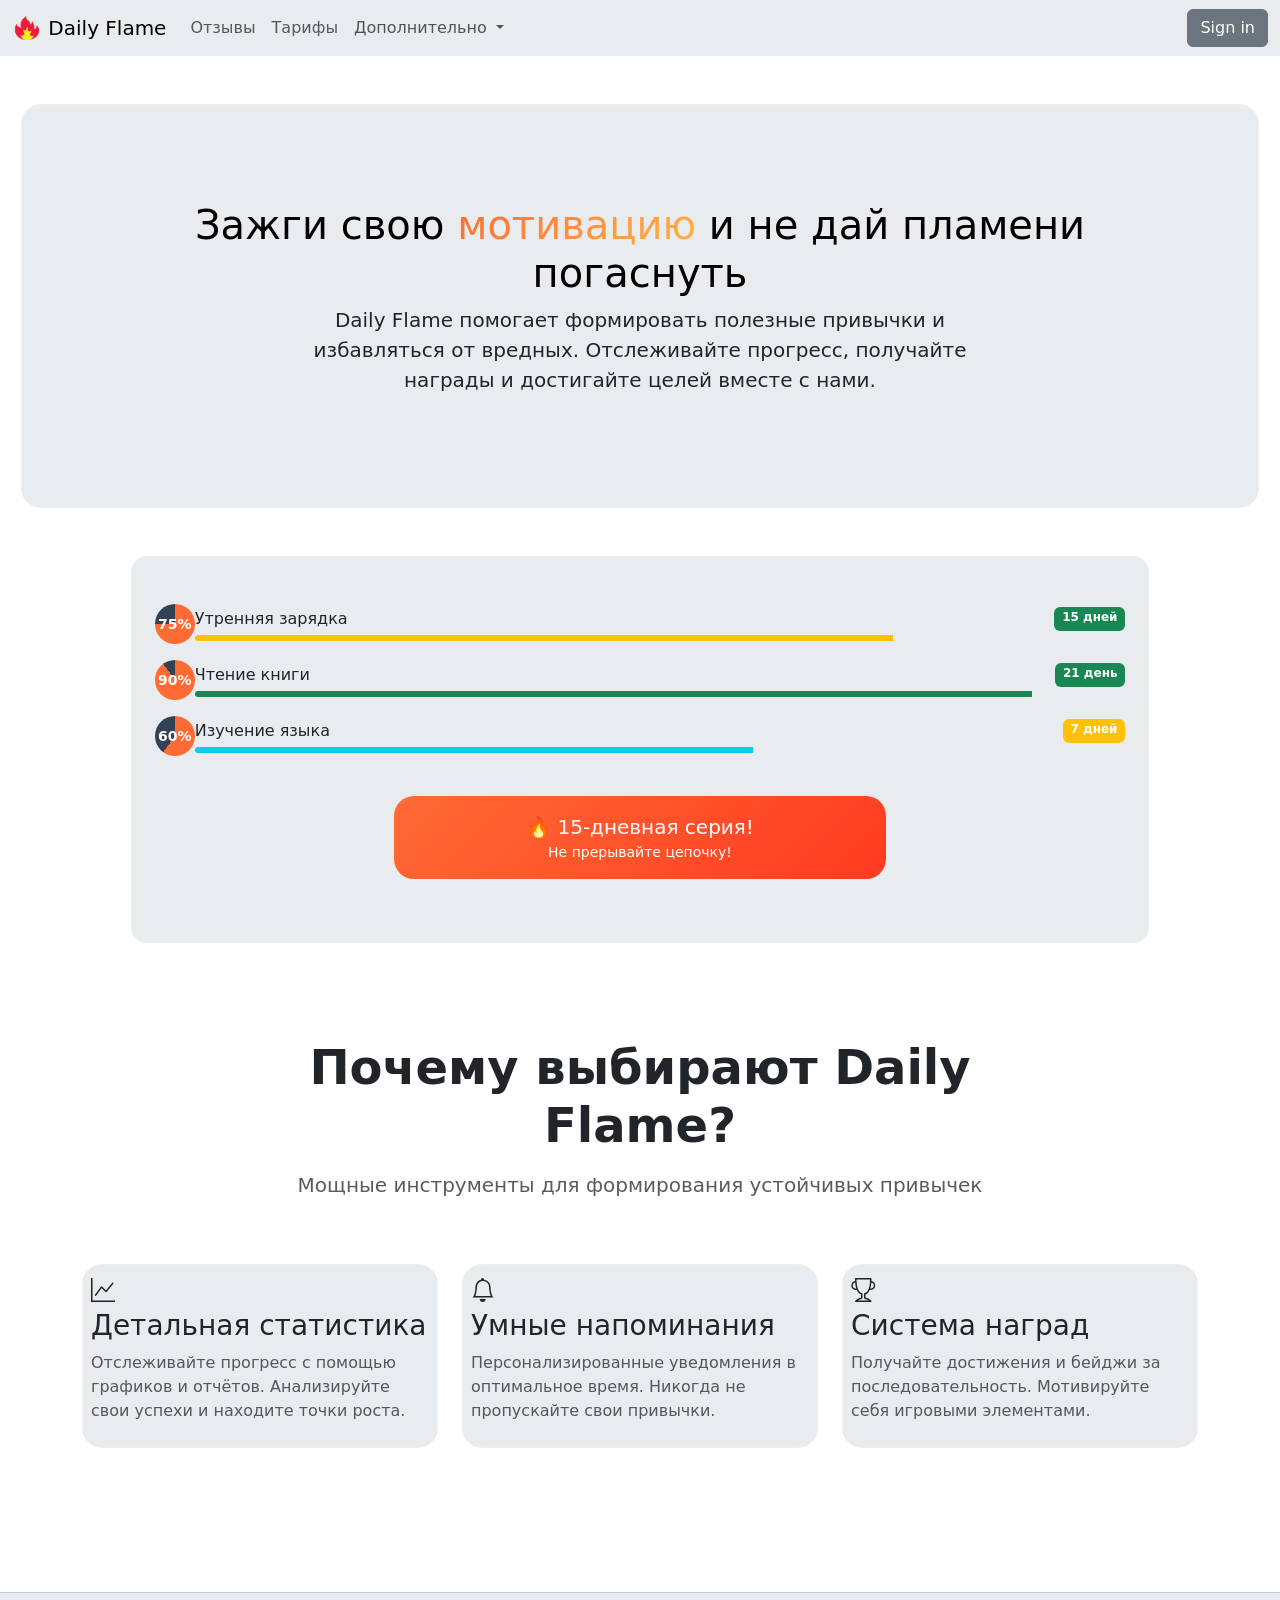
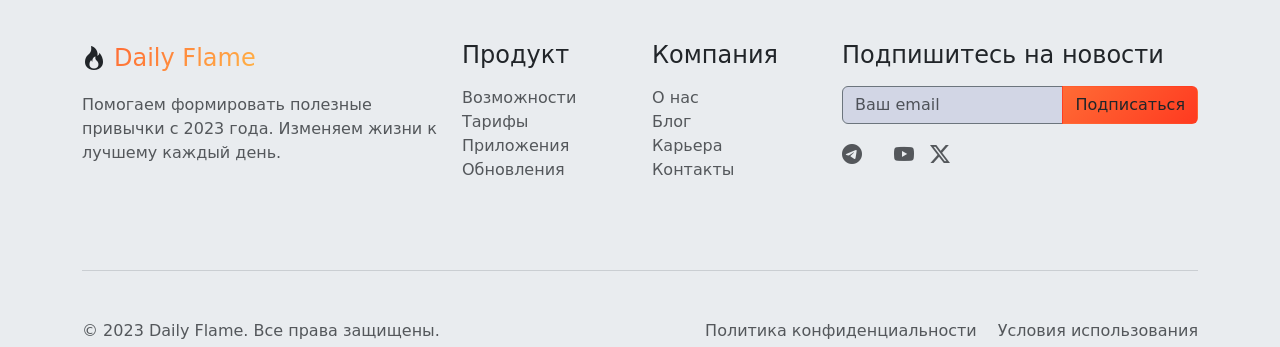
<file: index.html>
<!DOCTYPE html>
<html lang="ru">
	<head>
		<meta charset="UTF-8">
		<meta name="viewport" content="width=device-width, initial-scale=1.0">
		<link rel="icon" href="flameflame.ico" type="image/x-icon">
		<link href="https://cdn.jsdelivr.net/npm/bootstrap@5.3.8/dist/css/bootstrap.min.css" rel="stylesheet" 
		 	integrity="sha384-sRIl4kxILFvY47J16cr9ZwB07vP4J8+LH7qKQnuqkuIAvNWLzeN8tE5YBujZqJLB" crossorigin="anonymous">
		<link rel="stylesheet" href="styles/style.css">
		<link rel="stylesheet" href="https://cdn.jsdelivr.net/npm/bootstrap-icons@1.13.1/font/bootstrap-icons.min.css">
		<title>Daily Flame</title>
	</head>
	<body>
		<header class="sticky-top">
			<nav class="navbar navbar-expand-lg bg-body-secondary">
				<div class="container-fluid">
    					<a class="navbar-brand" href="index.html">
						<img src="assets/icons/flameflame.png" alt="Logo" 
							width="30" height="24" class="d-inline-block align-text-top">
						Daily Flame
					</a>
    					<button class="navbar-toggler" type="button" data-bs-toggle="collapse" 
						data-bs-target="#navbarSupportedContent" aria-controls="navbarSupportedContent" 
						aria-expanded="false" aria-label="Toggle navigation">
      						<span class="navbar-toggler-icon"></span>
    					</button>
    					<div class="collapse navbar-collapse" id="navbarSupportedContent">
      						<ul class="navbar-nav me-auto mb-2 mb-lg-0">
        						<li class="nav-item">
          							<a class="nav-link active text-muted" aria-current="page" href="pages/review.html">Отзывы</a>
        						</li>
							<li class="nav-item">
                                                                <a class="nav-link active text-muted" aria-current="page" href="pages/pricing.html">Тарифы</a>
                                                        </li>
        						<li class="nav-item dropdown">
          							<a class="nav-link dropdown-toggle" href="#" role="button" 
									data-bs-toggle="dropdown" aria-expanded="false">
            								Дополнительно
          							</a>

          							<ul class="dropdown-menu">
									<li><a class="dropdown-item" href="pages/faq.html">FAQ</a></li>
            								<li><a class="dropdown-item" href="pages/about-a-project.html">О проекте</a></li>
									<li><a class="dropdown-item" href="pages/contacts.html">Наши контакты</a></li>
            								<li><hr class="dropdown-divider"></li>
            								<li>
										<a class="dropdown-item text-danger" href="pages/report.html">
											Отправить отчёт об ошибке
										</a>
									</li>
          							</ul>
        						</li>
      						</ul>
						<a href="pages/sign-in.html" class="btn btn-secondary">Sign in</a>
    					</div>
  				</div>
			</nav>
		</header>
		<main>
			<div class="my-5 d-flex justify-content-center" id="logo-motive">
				<div class="p-5 px-20 text-center border-1 bg-body-secondary feature-card" id="logo-motive-card">
					<div class="container py-5">
						<h1 class="text-body-emphasis">
							Зажги свою <span class="flame-gradient-text">мотивацию</span>
								и не дай пламени погаснуть
						</h1>
						<p class="col-lg-8 mx-auto lead">
							 Daily Flame помогает формировать полезные привычки и избавляться от вредных.
							 Отслеживайте прогресс, получайте награды и достигайте целей вместе с нами.
						</p>
					</div>
				</div>
			</div>
			<div class="container col-xl-10 col-xxl-8 px-4">
				<div class="bg-body-secondary rounded-4 px-4 align-items-center g-lg-5 py-5">
					<div class="d-flex align-items-center mb-3">
						<div class="progress-circle progress-75">
							<span class="small fw-bold">75%</span>
						</div>
                                		<div class="flex-grow-1">
                                    			<div class="d-flex justify-content-between">
                                        			<p class="mb-0">Утренняя зарядка</p>
                                        			<span class="badge bg-success">15 дней</span>
                                    			</div>
                                    			<div class="progress mt-1" style="height: 6px;">
                                        			<div class="progress-bar bg-warning" style="width: 75%"></div>
                                    			</div>
                                		</div>
                            		</div>

                            		<div class="d-flex align-items-center mb-3">
                                		<div class="progress-circle progress-90">
                                    			<span class="small fw-bold">90%</span>
                                		</div>
                                		<div class="flex-grow-1">
                                    			<div class="d-flex justify-content-between">
                                        			<p class="mb-0">Чтение книги</p>
                                        			<span class="badge bg-success">21 день</span>
                                    			</div>
                                    			<div class="progress mt-1" style="height: 6px;">
                                        			<div class="progress-bar bg-success" style="width: 90%"></div>
                                    			</div>
                                		</div>
                            		</div>

                            		<div class="d-flex align-items-center mb-3">
                                		<div class="progress-circle progress-60">
                                    			<span class="small fw-bold">60%</span>
                                		</div>
                                		<div class="flex-grow-1">
                                    			<div class="d-flex justify-content-between">
                                        			<p class="mb-0">Изучение языка</p>
                                        			<span class="badge bg-warning">7 дней</span>
                                    			</div>
                                    			<div class="progress mt-1" style="height: 6px;">
                                        			<div class="progress-bar bg-info" style="width: 60%"></div>
                                    			</div>
                                		</div>
                            		</div>
                            		<div class="text-center mt-4 py-3 d-flex justify-content-center">
                                		<a class="stats-card p-3 row border-0 text-decoration-none" id="button-strike" href="pages/sign-in.html">
                                    			<span class="mb-0 h5-class">🔥 15-дневная серия!</span>
                                    			<small>Не прерывайте цепочку!</small>
                                		</a>
                            		</div>
				</div>
			</div>
			<section id="features" class="py-5">
        			<div class="container py-5">
            				<div class="row mb-5">
                				<div class="col-lg-8 mx-auto text-center">
                    					<h2 class="display-5 fw-bold mb-3">
								Почему выбирают Daily Flame?
							</h2>
                    					<p class="lead text-muted">
								Мощные инструменты для формирования устойчивых привычек
							</p>
                				</div>
            				</div>
					<div class="row g-4">
                				<div class="col-md-4">
                    					<div class="feature-card bg-body-secondary" id="chart-card">
                        					<div class="feature-icon">
                            						<i class="bi bi-graph-up fs-4"></i>
                        					</div>
                        					<h3>Детальная статистика</h3>
                        					<p class="text-muted">
									Отслеживайте прогресс с помощью графиков и отчётов.
									Анализируйте свои успехи и находите точки роста.
								</p>
                    					</div>
                				</div>
                				<div class="col-md-4">
                    					<div class="feature-card bg-body-secondary" id="notif-card">
                        					<div class="feature-icon">
                            						<i class="bi bi-bell fs-4"></i>
                        					</div>
                        					<h3>Умные напоминания</h3>
                        					<p class="text-muted">
									Персонализированные уведомления в оптимальное время.
									Никогда не пропускайте свои привычки.
								</p>
                    					</div>
                				</div>
                				<div class="col-md-4">
                    					<div class="feature-card bg-body-secondary" id="reward-card">
                        					<div class="feature-icon">
                            						<i class="bi bi-trophy fs-4"></i>
                        					</div>
                        					<h3>Система наград</h3>
                        					<p class="text-muted">
									Получайте достижения и бейджи за последовательность.
									Мотивируйте себя игровыми элементами.
								</p>
                    					</div>
                				</div>
            				</div>
        			</div>
    			</section>
		</main>
		<footer class="footer bg-body-secondary">
			<hr class="border-secondary my-5">
        		<div class="container bg-body-secondary">
            			<div class="row">
                			<div class="col-lg-4 mb-4">
                    				<a class="navbar-brand d-flex align-items-center mb-3" href="index.html">
                        				<div class="feature-icon me-2">
                            					<i class="bi bi-fire fs-4"></i>
                        				</div>
                        				<span class="h4 mb-0 flame-gradient-text">Daily Flame</span>
                    				</a>
                    				<p class="text-muted">
							Помогаем формировать полезные привычки с 2023 года.
							Изменяем жизни к лучшему каждый день.
						</p>
                			</div>
                			<div class="col-lg-2 col-md-4 mb-4">
                    				<h4 class="mb-3">Продукт</h4>
                    				<ul class="list-unstyled">
                        				<li>
								<a href="pages/about-a-project.html" class="text-decoration-none text-muted">
									Возможности
								</a>
							</li>
                        				<li>
								<a href="pages/pricing.html" class="text-decoration-none text-muted">
									Тарифы
								</a>
							</li>
                        				<li>
								<a href="pages/404.html" class="text-decoration-none text-muted">
									Приложения
								</a>
							</li>
                        				<li>
								<a href="pages/404.html" class="text-decoration-none text-muted">
									Обновления
								</a>
							</li>
                    				</ul>
                			</div>
                			<div class="col-lg-2 col-md-4 mb-4">
                    				<h4 class="mb-3">Компания</h4>
                    				<ul class="list-unstyled">
                        				<li>
								<a href="pages/about-a-project.html" class="text-decoration-none text-muted">
									О нас
								</a>
							</li>
                        				<li>
								<a href="pages/404.html" class="text-decoration-none text-muted">
									Блог
								</a>
							</li>
                        				<li>
								<a href="#" class="text-decoration-none text-muted">
									Карьера
								</a>
							</li>
                        				<li>
								<a href="pages/contacts.html" class="text-decoration-none text-muted">
									Контакты
								</a>
							</li>
                    				</ul>
                			</div>
                			<div class="col-lg-4 col-md-4 mb-4">
                    				<h4 class="mb-3">Подпишитесь на новости</h4>
                    				<div class="input-group mb-3">
                        				<input type="email" class="form-control bg-color-lightgray border-secondary"
								placeholder="Ваш email">
                        				<button class="btn linear-gradient-flame" type="button">
								Подписаться
							</button>
                    				</div>
                    				<div class="d-flex gap-3">
                        				<a href="#" class="text-muted">
								<i class="bi bi-telegram fs-5"></i>
							</a>
                        				<a href="#" class="text-muted">
								<i class="bi bi-vk fs-5"></i>
							</a>
                        				<a href="#" class="text-muted">
								<i class="bi bi-youtube fs-5"></i>
							</a>
                        				<a href="#" class="text-muted">
								<i class="bi bi-twitter-x fs-5"></i>
							</a>
                    				</div>
                			</div>
            			</div>
            			<hr class="border-secondary my-5">
            			<div class="row pb-1">
                			<div class="col-md-6 text-muted">
                    				© 2023 Daily Flame. Все права защищены.
                			</div>
                			<div class="col-md-6 text-end text-muted">
                    				<a href="#" class="text-decoration-none text-muted me-3">
							Политика конфиденциальности
						</a>
                    				<a href="pages/404.html" class="text-decoration-none text-muted">
							Условия использования
						</a>
                			</div>
            			</div>
        		</div>
    		</footer>
		<script src="https://cdn.jsdelivr.net/npm/bootstrap@5.3.8/dist/js/bootstrap.bundle.min.js" 
			integrity="sha384-FKyoEForCGlyvwx9Hj09JcYn3nv7wiPVlz7YYwJrWVcXK/BmnVDxM+D2scQbITxI" crossorigin="anonymous">
		</script>
	</body>
</html>
</file>
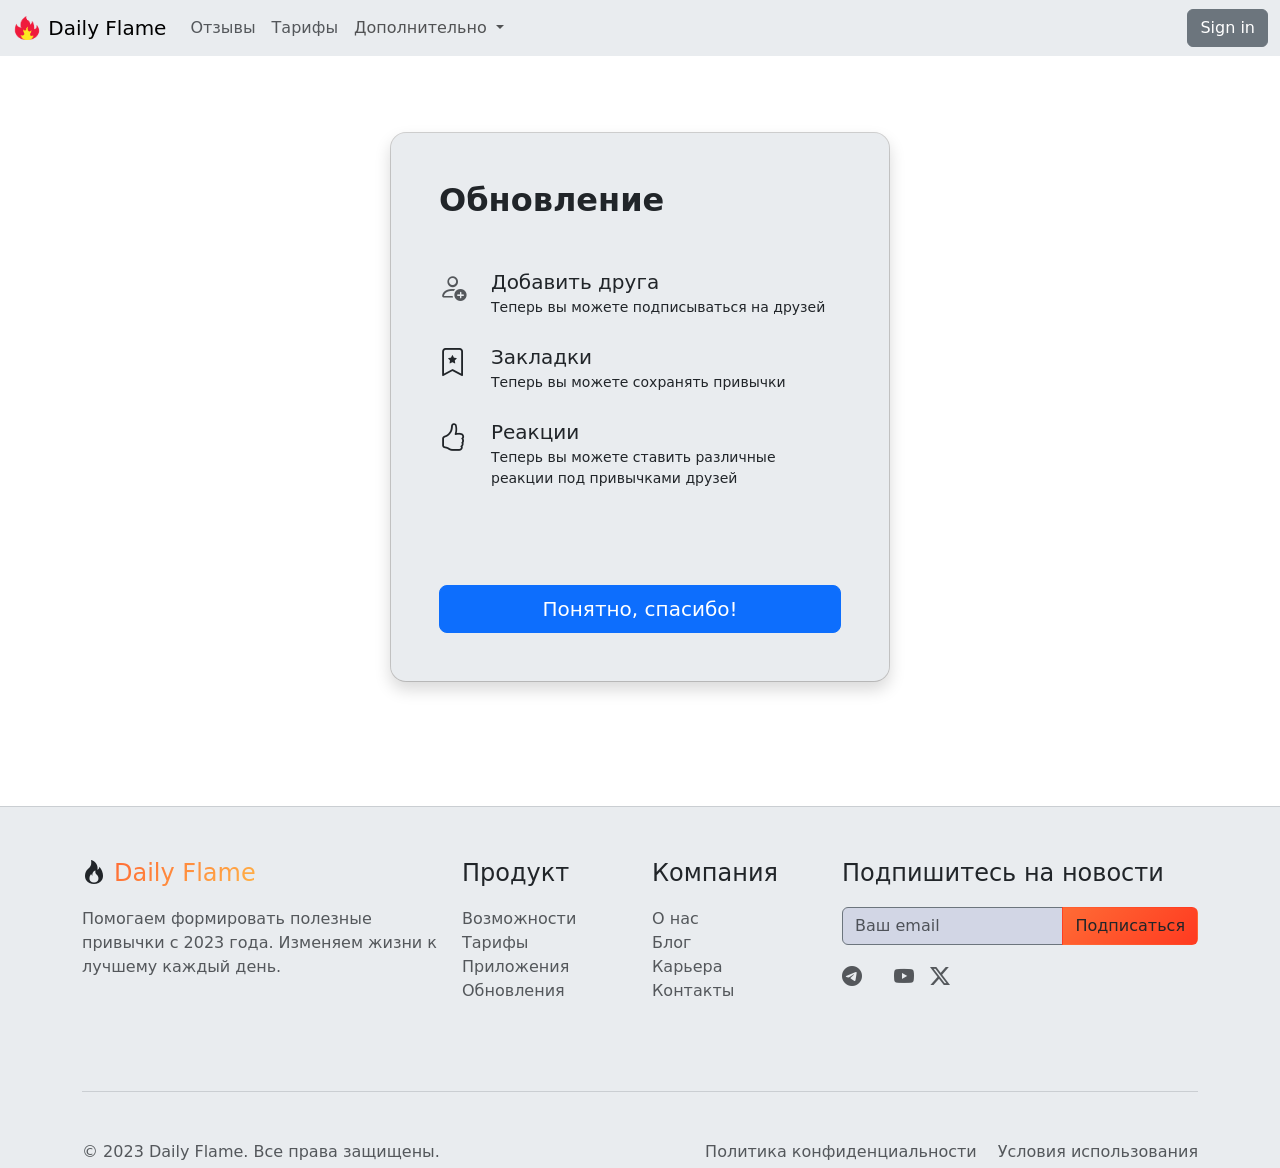
<file: pages/about-a-project.html>
<!DOCTYPE html>
<html lang="ru">
	<head>
		<meta charset="utf-8">
		<meta name="viewport" content="width=device-width, initial-scale=1.0">
		<link rel="icon" href="../flameflame.ico" type="image/x-icon">
		<link href="https://cdn.jsdelivr.net/npm/bootstrap@5.3.8/dist/css/bootstrap.min.css" rel="stylesheet" 
                        integrity="sha384-sRIl4kxILFvY47J16cr9ZwB07vP4J8+LH7qKQnuqkuIAvNWLzeN8tE5YBujZqJLB" crossorigin="anonymous">
		<link rel="stylesheet" href="https://cdn.jsdelivr.net/npm/bootstrap-icons@1.13.1/font/bootstrap-icons.min.css">
		<link rel="stylesheet" href="../styles/style.css">
		<title>About a project</title>
	</head>
	<body>
		<header class="sticky-top">
			<nav class="navbar navbar-expand-lg bg-body-secondary">
				<div class="container-fluid">
    					<a class="navbar-brand" href="../index.html">
						<img src="../assets/icons/flameflame.png" alt="Logo"
							width="30" height="24" class="d-inline-block align-text-top">
						Daily Flame
					</a>
    					<button class="navbar-toggler" type="button" data-bs-toggle="collapse"
						data-bs-target="#navbarSupportedContent" aria-controls="navbarSupportedContent"
						aria-expanded="false" aria-label="Toggle navigation">
      						<span class="navbar-toggler-icon"></span>
    					</button>
    					<div class="collapse navbar-collapse" id="navbarSupportedContent">
      						<ul class="navbar-nav me-auto mb-2 mb-lg-0">
        						<li class="nav-item">
          							<a class="nav-link active text-muted" aria-current="page" href="review.html">Отзывы</a>
        						</li>
							<li class="nav-item">
                                                                <a class="nav-link active text-muted" aria-current="page" href="pricing.html">Тарифы</a>
                                                        </li>
        						<li class="nav-item dropdown">
          							<a class="nav-link dropdown-toggle" href="#" role="button"
									data-bs-toggle="dropdown" aria-expanded="false">
            								Дополнительно
          							</a>

          							<ul class="dropdown-menu">
									<li><a class="dropdown-item" href="faq.html">FAQ</a></li>
            								<li><a class="dropdown-item" href="about-a-project.html">О проекте</a></li>
									<li><a class="dropdown-item" href="contacts.html">Наши контакты</a></li>
            								<li><hr class="dropdown-divider"></li>
            								<li><a class="dropdown-item text-danger" href="report.html">Отправить отчёт об ошибке</a></li>
          							</ul>
        						</li>
      						</ul>
						<a href="sign-in.html" class="btn btn-secondary">Sign in</a>
    					</div>
  				</div>
			</nav>
		</header>
		<main>
			<div class="modal modal-sheet position-static d-block p-4 py-md-5" tabindex="-1" 
					role="dialog" id="modalTour"> 
				<div class="modal-dialog"> 
					<div class="modal-content rounded-4 shadow bg-body-secondary"> 
						<div class="modal-body p-5"> 
							<h2 class="fw-bold mb-0">
								Обновление
							</h2> 
							<ul class="d-grid gap-4 my-5 list-unstyled small"> 
								<li class="d-flex gap-4">
									<i class="bi bi-person-add text-body-secondary fs-3"></i>
									<div> 
										<p class="mb-0" style="font-size: 1.25rem;">Добавить друга</p>
										Теперь вы можете подписываться на друзей
									</div> 
								</li> 
								<li class="d-flex gap-4"> 
									<i class="bi bi-bookmark-star text-body-warning fs-3 flex-shrink-0"></i>
									<div> 
										<p class="mb-0" style="font-size: 1.25rem;">Закладки</p>
										Теперь вы можете сохранять привычки
									</div> 
								</li> 
								<li class="d-flex gap-4"> 
									<i class="bi bi-hand-thumbs-up text-body-primary fs-3"></i>
									<div> 
										<p class="mb-0" style="font-size: 1.25rem;">Реакции</p>
										Теперь вы можете ставить различные реакции под привычками
										друзей
									</div> 
								</li> 
							</ul> 
							<button type="button" class="btn btn-lg btn-primary mt-5 w-100" 
								data-bs-dismiss="modal">
								 Понятно, спасибо!
							</button> 
						</div> 
					</div> 
				</div> 
			</div>
		</main>
		<footer class="footer bg-body-secondary">
			<hr class="border-secondary my-5">
        		<div class="container bg-body-secondary">
            			<div class="row">
                			<div class="col-lg-4 mb-4">
                    				<a class="navbar-brand d-flex align-items-center mb-3" href="#">
                        				<div class="feature-icon me-2">
                            					<i class="bi bi-fire fs-4"></i>
                        				</div>
                        				<span class="h4 mb-0 flame-gradient-text">Daily Flame</span>
                    				</a>
                    				<p class="text-muted">
							Помогаем формировать полезные привычки с 2023 года.
							Изменяем жизни к лучшему каждый день.
						</p>
                			</div>
                			<div class="col-lg-2 col-md-4 mb-4">
                    				<p class="mb-3" style="font-size: 1.5rem;">Продукт</p>
                    				<ul class="list-unstyled">
                        				<li>
								<a href="#" class="text-decoration-none text-muted">
									Возможности
								</a>
							</li>
                        				<li>
								<a href="pricing.html" class="text-decoration-none text-muted">
									Тарифы
								</a>
							</li>
                        				<li>
								<a href="#" class="text-decoration-none text-muted">
									Приложения
								</a>
							</li>
                        				<li>
								<a href="about-a-project" class="text-decoration-none text-muted">
									Обновления
								</a>
							</li>
                    				</ul>
                			</div>
                			<div class="col-lg-2 col-md-4 mb-4">
                    				<p class="mb-3" style="font-size: 1.5rem;">Компания</p>
                    				<ul class="list-unstyled">
                        				<li>
								<a href="about-a-project.html" class="text-decoration-none text-muted">
									О нас
								</a>
							</li>
                        				<li>
								<a href="#" class="text-decoration-none text-muted">
									Блог
								</a>
							</li>
                        				<li>
								<a href="#" class="text-decoration-none text-muted">
									Карьера
								</a>
							</li>
                        				<li>
								<a href="contacts.html" class="text-decoration-none text-muted">
									Контакты
								</a>
							</li>
                    				</ul>
                			</div>
                			<div class="col-lg-4 col-md-4 mb-4">
                    				<p class="mb-3" style="font-size: 1.5rem;">Подпишитесь на новости</p>
                    				<div class="input-group mb-3">
                        				<input type="email" class="form-control bg-color-lightgray border-secondary"
								placeholder="Ваш email">
                        				<button class="btn linear-gradient-flame" type="button">
								Подписаться
							</button>
                    				</div>
                    				<div class="d-flex gap-3">
                        				<a href="#" class="text-muted">
								<i class="bi bi-telegram fs-5"></i>
							</a>
                        				<a href="#" class="text-muted">
								<i class="bi bi-vk fs-5"></i>
							</a>
                        				<a href="#" class="text-muted">
								<i class="bi bi-youtube fs-5"></i>
							</a>
                        				<a href="#" class="text-muted">
								<i class="bi bi-twitter-x fs-5"></i>
							</a>
                    				</div>
                			</div>
            			</div>
            			<hr class="border-secondary my-5">
            			<div class="row pb-1">
                			<div class="col-md-6 text-muted">
                    				© 2023 Daily Flame. Все права защищены.
                			</div>
                			<div class="col-md-6 text-end text-muted">
                    				<a href="#" class="text-decoration-none text-muted me-3">
							Политика конфиденциальности
						</a>
                    				<a href="pages/404.html" class="text-decoration-none text-muted">
							Условия использования
						</a>
                			</div>
            			</div>
        		</div>
    		</footer>
		<script src="https://cdn.jsdelivr.net/npm/bootstrap@5.3.8/dist/js/bootstrap.bundle.min.js" 
                        integrity="sha384-FKyoEForCGlyvwx9Hj09JcYn3nv7wiPVlz7YYwJrWVcXK/BmnVDxM+D2scQbITxI" crossorigin="anonymous">
		</script>
	</body>
</html>
</file>
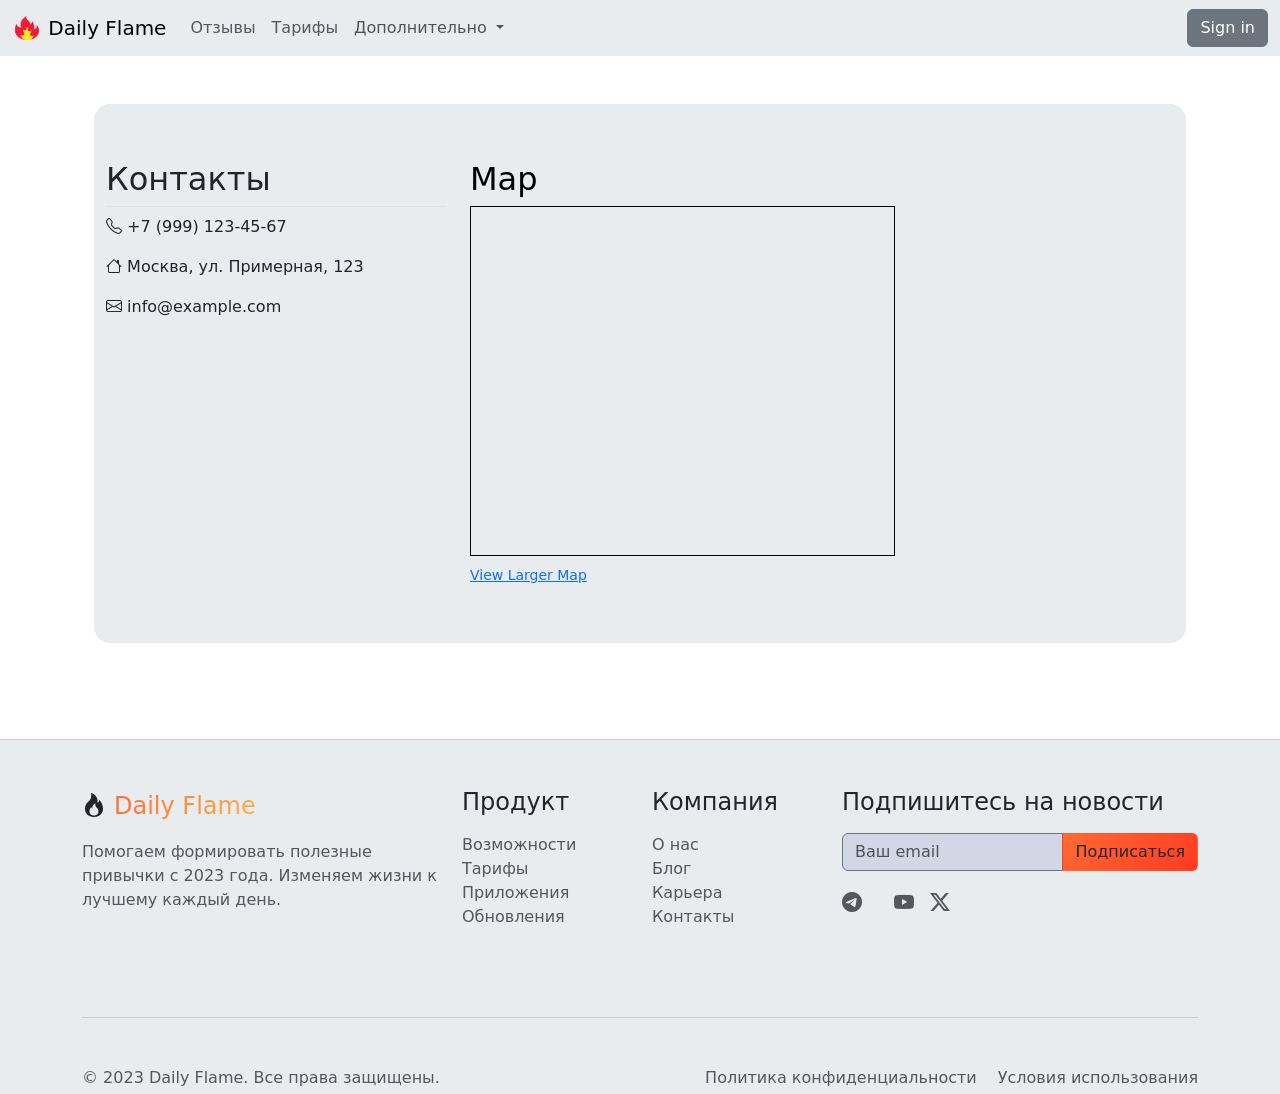
<file: pages/contacts.html>
<!DOCTYPE html>
<html lang=ru>
	<head>
		<meta charset="UTF-8">
		<meta name="viewport" content="width=device-width, initial-scale=1.0">
		<link rel="icon" href="../flameflame.ico" type="image/x-icon">
		<link href="https://cdn.jsdelivr.net/npm/bootstrap@5.3.8/dist/css/bootstrap.min.css" rel="stylesheet" 
		 	integrity="sha384-sRIl4kxILFvY47J16cr9ZwB07vP4J8+LH7qKQnuqkuIAvNWLzeN8tE5YBujZqJLB" crossorigin="anonymous">
		<link rel="stylesheet" href="../styles/style.css">
		<link rel="stylesheet" href="https://cdn.jsdelivr.net/npm/bootstrap-icons@1.13.1/font/bootstrap-icons.min.css">
		<link rel="stylesheet" href="../styles/contacts.css">
		<title>Daily Flame</title>
	</head>
	<body>
		<header class="sticky-top">
			<nav class="navbar navbar-expand-lg bg-body-secondary">
				<div class="container-fluid">
    					<a class="navbar-brand" href="../index.html">
						<img src="../assets/icons/flameflame.png" alt="Logo" 
							width="30" height="24" class="d-inline-block align-text-top">
						Daily Flame
					</a>
    					<button class="navbar-toggler" type="button" data-bs-toggle="collapse" 
						data-bs-target="#navbarSupportedContent" aria-controls="navbarSupportedContent" 
						aria-expanded="false" aria-label="Toggle navigation">
      						<span class="navbar-toggler-icon"></span>
    					</button>
    					<div class="collapse navbar-collapse" id="navbarSupportedContent">
      						<ul class="navbar-nav me-auto mb-2 mb-lg-0">
        						<li class="nav-item">
          							<a class="nav-link active text-muted" aria-current="page" href="review.html">Отзывы</a>
        						</li>
							<li class="nav-item">
                                                                <a class="nav-link active text-muted" aria-current="page" href="pricing.html">Тарифы</a>
                                                        </li>
        						<li class="nav-item dropdown">
          							<a class="nav-link dropdown-toggle" href="#" role="button" 
									data-bs-toggle="dropdown" aria-expanded="false">
            								Дополнительно
          							</a>

          							<ul class="dropdown-menu">
									<li><a class="dropdown-item" href="faq.html">FAQ</a></li>
            								<li><a class="dropdown-item" href="about-a-project.html">О проекте</a></li>
									<li><a class="dropdown-item" href="contacts.html">Наши контакты</a></li>
            								<li><hr class="dropdown-divider"></li>
            								<li><a class="dropdown-item text-danger" href="review.html">Отправить отчёт об ошибке</a></li>
          							</ul>
        						</li>
      						</ul>
						<a href="sign-in.html" class="btn btn-secondary">Sign in</a>
    					</div>
  				</div>
			</nav>
		</header>
		<main>
			<div class="container px-4 py-5" id="featured-3"> 
				<div class="container bg-body-secondary py-5 rounded-4">
					<div class="row g-4 py-2 row-cols-1 row-cols-lg-3"> 
						<div class="feature col"> 
							<h2 class="pb-2 border-bottom">
                                                        	Контакты
                                                	</h2>
							<p> 
								<i class="bi bi-telephone"></i> 
								+7 (999) 123-45-67
							</p>
							<p>
								<i class="bi bi-house"></i>
								Москва, ул. Примерная, 123
							</p> 
							<p>
								<i class="bi bi-envelope"></i> 
								info@example.com
							</p>
						</div>
						<div class="feature col"> 
							<h3 class="fs-2 text-body-emphasis">
								Map
							</h3> 
							<iframe width="425" height="350" 
								src="https://www.openstreetmap.org/export/embed.html?bbox=37.58711993694306%2C55.733541034712395%2C37.58917450904847%2C55.734395797011835&amp;layer=mapnik" 
								id="openstreetmap">
							</iframe>
							<br>
							<small>
								<a href="https://www.openstreetmap.org/?#map=19/55.733968/37.588147">
									View Larger Map
								</a>
							</small>

						</div>  
					</div>
				</div>
			</div>
		</main>
		<footer class="footer bg-body-secondary">
			<hr class="border-secondary my-5">
        		<div class="container bg-body-secondary">
            			<div class="row">
                			<div class="col-lg-4 mb-4">
                    				<a class="navbar-brand d-flex align-items-center mb-3" href="../index.html">
                        				<div class="feature-icon me-2">
                            					<i class="bi bi-fire fs-4"></i>
                        				</div>
                        				<span class="h4 mb-0 flame-gradient-text">Daily Flame</span>
                    				</a>
                    				<p class="text-muted">
							Помогаем формировать полезные привычки с 2023 года.
							Изменяем жизни к лучшему каждый день.
						</p>
                			</div>
                			<div class="col-lg-2 col-md-4 mb-4">
                    				<h4 class="mb-3">Продукт</h4>
                    				<ul class="list-unstyled">
                        				<li>
								<a href="about-a-project.html" class="text-decoration-none text-muted">
									Возможности
								</a>
							</li>
                        				<li>
								<a href="pricing.html" class="text-decoration-none text-muted">
									Тарифы
								</a>
							</li>
                        				<li>
								<a href="#" class="text-decoration-none text-muted">
									Приложения
								</a>
							</li>
                        				<li>
								<a href="#" class="text-decoration-none text-muted">
									Обновления
								</a>
							</li>
                    				</ul>
                			</div>
                			<div class="col-lg-2 col-md-4 mb-4">
                    				<h4 class="mb-3">Компания</h4>
                    				<ul class="list-unstyled">
                        				<li>
								<a href="#" class="text-decoration-none text-muted">
									О нас
								</a>
							</li>
                        				<li>
								<a href="#" class="text-decoration-none text-muted">
									Блог
								</a>
							</li>
                        				<li>
								<a href="#" class="text-decoration-none text-muted">
									Карьера
								</a>
							</li>
                        				<li>
								<a href="contacts.html" class="text-decoration-none text-muted">
									Контакты
								</a>
							</li>
                    				</ul>
                			</div>
                			<div class="col-lg-4 col-md-4 mb-4">
                    				<h4 class="mb-3">Подпишитесь на новости</h4>
                    				<div class="input-group mb-3">
                        				<input type="email" class="form-control bg-color-lightgray border-secondary"
								placeholder="Ваш email">
                        				<button class="btn linear-gradient-flame" type="button">
								Подписаться
							</button>
                    				</div>
                    				<div class="d-flex gap-3">
                        				<a href="#" class="text-muted">
								<i class="bi bi-telegram fs-5"></i>
							</a>
                        				<a href="#" class="text-muted">
								<i class="bi bi-vk fs-5"></i>
							</a>
                        				<a href="#" class="text-muted">
								<i class="bi bi-youtube fs-5"></i>
							</a>
                        				<a href="#" class="text-muted">
								<i class="bi bi-twitter-x fs-5"></i>
							</a>
                    				</div>
                			</div>
            			</div>
            			<hr class="border-secondary my-5">
            			<div class="row pb-1">
                			<div class="col-md-6 text-muted">
                    				© 2023 Daily Flame. Все права защищены.
                			</div>
                			<div class="col-md-6 text-end text-muted">
                    				<a href="#" class="text-decoration-none text-muted me-3">
							Политика конфиденциальности
						</a>
                    				<a href="pages/404.html" class="text-decoration-none text-muted">
							Условия использования
						</a>
                			</div>
            			</div>
        		</div>
    		</footer>
		<script src="https://cdn.jsdelivr.net/npm/bootstrap@5.3.8/dist/js/bootstrap.bundle.min.js"
			integrity="sha384-FKyoEForCGlyvwx9Hj09JcYn3nv7wiPVlz7YYwJrWVcXK/BmnVDxM+D2scQbITxI" crossorigin="anonymous">
		</script>
	</body>
</html>
</file>
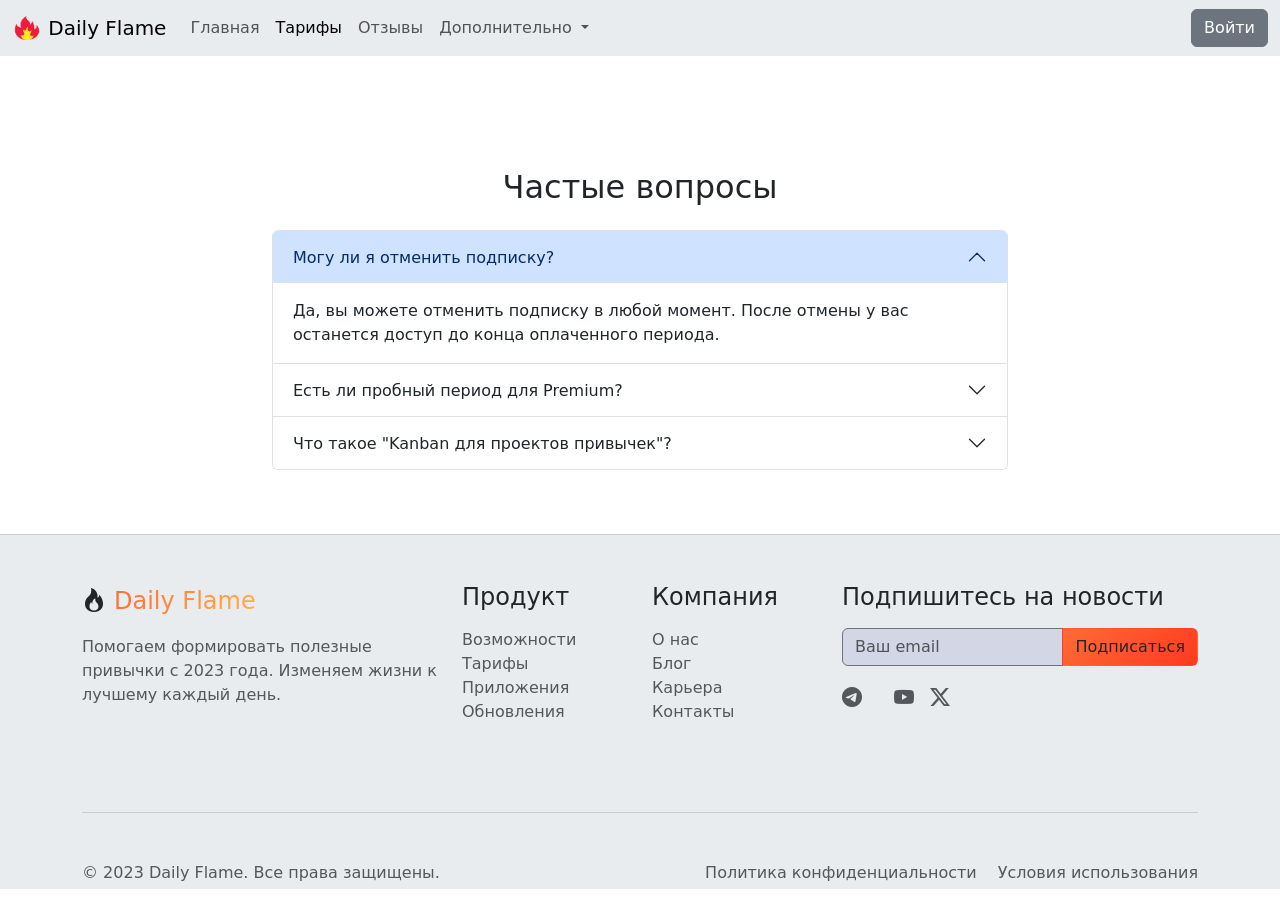
<file: pages/faq.html>
<!DOCTYPE html>
<html lang="ru" data-bs-theme="light">
        <head>
                <meta charset="UTF-8">
                <meta name="viewport" content="width=device-width, initial-scale=1.0">
                <meta name="description" content="Тарифы Daily Flame - выберите план для развития привычек">
                <meta name="author" content="Daily Flame">
                <link rel="icon" href="../flameflame.ico" type="image/x-icon">
                <link href="https://cdn.jsdelivr.net/npm/bootstrap@5.3.8/dist/css/bootstrap.min.css" rel="stylesheet" 
                        integrity="sha384-sRIl4kxILFvY47J16cr9ZwB07vP4J8+LH7qKQnuqkuIAvNWLzeN8tE5YBujZqJLB" crossorigin="anonymous">
                <link rel="stylesheet" href="../styles/style.css">
                <link rel="stylesheet" href="https://cdn.jsdelivr.net/npm/bootstrap-icons@1.13.1/font/bootstrap-icons.min.css">
                <title>FAQ — Daily Flame</title>
        </head>
        <body>
		<header class="sticky-top">
        		<nav class="navbar navbar-expand-lg bg-body-secondary">
            			<div class="container-fluid">
                			<a class="navbar-brand" href="../index.html">
                    				<img src="../assets/icons/flameflame.png" alt="Logo"
                        				width="30" height="24" class="d-inline-block align-text-top">
                    				Daily Flame
                			</a>
                			<button class="navbar-toggler" type="button" data-bs-toggle="collapse"
                    					data-bs-target="#navbarSupportedContent" aria-controls="navbarSupportedContent"
                    					aria-expanded="false" aria-label="Toggle navigation">
                    				<span class="navbar-toggler-icon"></span>
                			</button>
                			<div class="collapse navbar-collapse" id="navbarSupportedContent">
                    				<ul class="navbar-nav me-auto mb-2 mb-lg-0">
                        				<li class="nav-item">
                            					<a class="nav-link" href="../index.html">Главная</a>
                        				</li>
                        				<li class="nav-item">
                            					<a class="nav-link active" aria-current="page" href="pricing.html">Тарифы</a>
                        				</li>
                        				<li class="nav-item">
                            					<a class="nav-link" href="review.html">Отзывы</a>
                        				</li>
                        				<li class="nav-item dropdown">
                            					<a class="nav-link dropdown-toggle" href="#" role="button"
                                						data-bs-toggle="dropdown" aria-expanded="false">
                                					Дополнительно
                            					</a>
                            					<ul class="dropdown-menu">
                                					<li>
										<a class="dropdown-item" href="faq.html">FAQ</a>
									</li>
                                					<li>
										<a class="dropdown-item" href="about-a-project.html">О проекте</a>
									</li>
                                					<li>
										<a class="dropdown-item" href="contacts.html">Наши контакты</a>
									</li>
                                					<li>
										<hr class="dropdown-divider">
									</li>
                                					<li>
										<a class="dropdown-item text-danger" href="report.html">Отправить отчёт об ошибке</a>
									</li>
                            					</ul>
                        				</li>
                    				</ul>
                    				<a href="sign-in.html" class="btn btn-secondary">Войти</a>
                			</div>
            			</div>
        		</nav>
    		</header>
		<main>
			<div class="container py-3">
				<div class="row mt-5 pt-5">
                			<div class="col-lg-8 mx-auto">
                    				<h2 class="text-center mb-4">Частые вопросы</h2>
                    				<div class="accordion" id="faqAccordion">
                        				<div class="accordion-item">
                            					<h3 class="accordion-header">
                                					<button class="accordion-button" type="button" data-bs-toggle="collapse"
                                    							data-bs-target="#faq1">
                                    						Могу ли я отменить подписку?
                                					</button>
                            					</h3>
                            					<div id="faq1" class="accordion-collapse collapse show" data-bs-parent="#faqAccordion">
                                					<div class="accordion-body">
                                    						Да, вы можете отменить подписку в любой момент.
                                    						После отмены у вас останется доступ до конца оплаченного периода.
                                					</div>
                            					</div>
                        				</div>
                        				<div class="accordion-item">
                            					<h3 class="accordion-header">
                                					<button class="accordion-button collapsed" type="button" data-bs-toggle="collapse"
                                    							data-bs-target="#faq2">
                                    						Есть ли пробный период для Premium?
                                					</button>
                            					</h3>
                            					<div id="faq2" class="accordion-collapse collapse" data-bs-parent="#faqAccordion">
                                					<div class="accordion-body">
                                    						Да, мы предлагаем 14-дневный пробный период для тарифа Premium.
                                    						Никакая карта не требуется для начала пробного периода.
                                					</div>
                            					</div>
                        				</div>
                        				<div class="accordion-item">
                            					<h3 class="accordion-header">
                                					<button class="accordion-button collapsed" type="button" data-bs-toggle="collapse"
                                    							data-bs-target="#faq3">
                                    						Что такое "Kanban для проектов привычек"?
                                					</button>
                            					</h3>
                            					<div id="faq3" class="accordion-collapse collapse" data-bs-parent="#faqAccordion">
                                					<div class="accordion-body">
                                    						Это визуальная доска, где привычки можно организовывать как задачи:
                                    						"Планируемые", "В процессе", "Выполнены". Отлично подходит для команд,
                                    						которые работают над общими целями.
                           						</div>
                            					</div>
                        				</div>
                    				</div>
                			</div>
            			</div>
			</div>
		</main>
		<footer class="footer bg-body-secondary">
			<hr class="border-secondary my-5">
        		<div class="container bg-body-secondary">
            			<div class="row">
                			<div class="col-lg-4 mb-4">
                    				<a class="navbar-brand d-flex align-items-center mb-3" href="../index.html">
                        				<div class="feature-icon me-2">
                            					<i class="bi bi-fire fs-4"></i>
                        				</div>
                        				<span class="h4 mb-0 flame-gradient-text">Daily Flame</span>
                    				</a>
                    				<p class="text-muted">
							Помогаем формировать полезные привычки с 2023 года.
							Изменяем жизни к лучшему каждый день.
						</p>
                			</div>
                			<div class="col-lg-2 col-md-4 mb-4">
                    				<h4 class="mb-3">Продукт</h4>
                    				<ul class="list-unstyled">
                        				<li>
								<a href="about-a-project.html" class="text-decoration-none text-muted">
									Возможности
								</a>
							</li>
                        				<li>
								<a href="pricing.html" class="text-decoration-none text-muted">
									Тарифы
								</a>
							</li>
                        				<li>
								<a href="#" class="text-decoration-none text-muted">
									Приложения
								</a>
							</li>
                        				<li>
								<a href="#" class="text-decoration-none text-muted">
									Обновления
								</a>
							</li>
                    				</ul>
                			</div>
                			<div class="col-lg-2 col-md-4 mb-4">
                    				<h4 class="mb-3">Компания</h4>
                    				<ul class="list-unstyled">
                        				<li>
								<a href="#" class="text-decoration-none text-muted">
									О нас
								</a>
							</li>
                        				<li>
								<a href="#" class="text-decoration-none text-muted">
									Блог
								</a>
							</li>
                        				<li>
								<a href="#" class="text-decoration-none text-muted">
									Карьера
								</a>
							</li>
                        				<li>
								<a href="contacts.html" class="text-decoration-none text-muted">
									Контакты
								</a>
							</li>
                    				</ul>
                			</div>
                			<div class="col-lg-4 col-md-4 mb-4">
                    				<h4 class="mb-3">Подпишитесь на новости</h4>
                    				<div class="input-group mb-3">
                        				<input type="email" class="form-control bg-color-lightgray border-secondary"
								placeholder="Ваш email">
                        				<button class="btn linear-gradient-flame" type="button">
								Подписаться
							</button>
                    				</div>
                    				<div class="d-flex gap-3">
                        				<a href="#" class="text-muted">
								<i class="bi bi-telegram fs-5"></i>
							</a>
                        				<a href="#" class="text-muted">
								<i class="bi bi-vk fs-5"></i>
							</a>
                        				<a href="#" class="text-muted">
								<i class="bi bi-youtube fs-5"></i>
							</a>
                        				<a href="#" class="text-muted">
								<i class="bi bi-twitter-x fs-5"></i>
							</a>
                    				</div>
                			</div>
            			</div>
            			<hr class="border-secondary my-5">
            			<div class="row pb-1">
                			<div class="col-md-6 text-muted">
                    				© 2023 Daily Flame. Все права защищены.
                			</div>
                			<div class="col-md-6 text-end text-muted">
                    				<a href="#" class="text-decoration-none text-muted me-3">
							Политика конфиденциальности
						</a>
                    				<a href="#" class="text-decoration-none text-muted">
							Условия использования
						</a>
                			</div>
            			</div>
        		</div>
    		</footer>
		<script src="https://cdn.jsdelivr.net/npm/bootstrap@5.3.8/dist/js/bootstrap.bundle.min.js" 
        		integrity="sha384-FKyoEForCGlyvwx9Hj09JcYn3nv7wiPVlz7YYwJrWVcXK/BmnVDxM+D2scQbITxI" crossorigin="anonymous">
    		</script>
	</body>
</html>
</file>
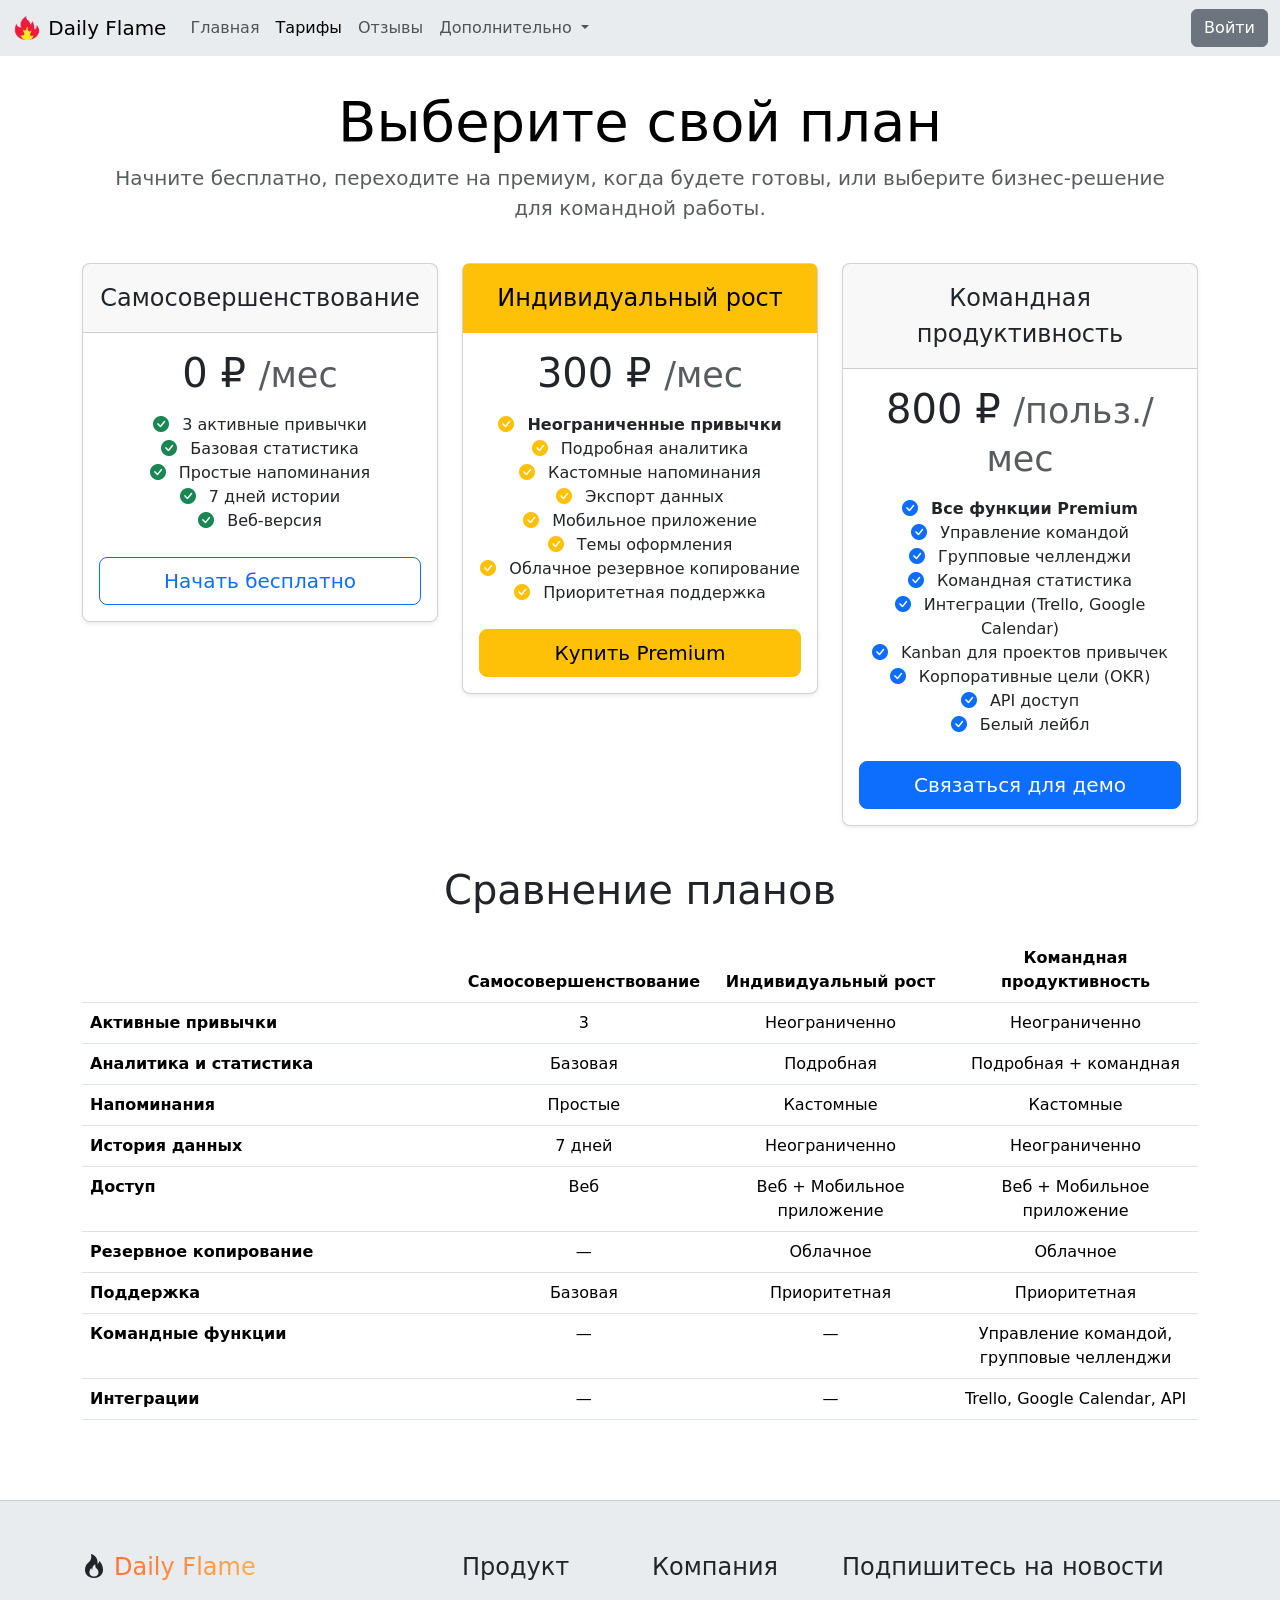
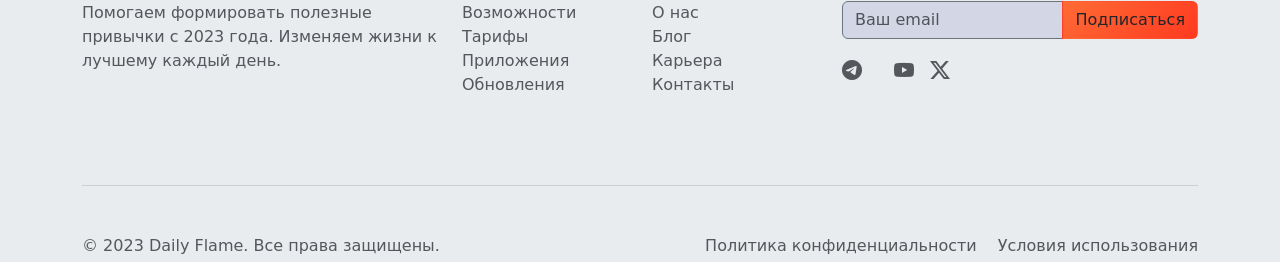
<file: pages/pricing.html>
<!DOCTYPE html>
<html lang="ru" data-bs-theme="light">
	<head>
    		<meta charset="UTF-8">
    		<meta name="viewport" content="width=device-width, initial-scale=1.0">
    		<meta name="description" content="Тарифы Daily Flame - выберите план для развития привычек">
    		<meta name="author" content="Daily Flame">
    		<link rel="icon" href="../flameflame.ico" type="image/x-icon">
    		<link href="https://cdn.jsdelivr.net/npm/bootstrap@5.3.8/dist/css/bootstrap.min.css" rel="stylesheet" 
        		integrity="sha384-sRIl4kxILFvY47J16cr9ZwB07vP4J8+LH7qKQnuqkuIAvNWLzeN8tE5YBujZqJLB" crossorigin="anonymous">
    		<link rel="stylesheet" href="../styles/style.css">
    		<link rel="stylesheet" href="https://cdn.jsdelivr.net/npm/bootstrap-icons@1.13.1/font/bootstrap-icons.min.css">
    		<title>Тарифы — Daily Flame</title>
	</head>
	<body>
    		<header class="sticky-top">
        		<nav class="navbar navbar-expand-lg bg-body-secondary">
            			<div class="container-fluid">
                			<a class="navbar-brand" href="../index.html">
                    				<img src="../assets/icons/flameflame.png" alt="Logo" 
                        				width="30" height="24" class="d-inline-block align-text-top">
                    				Daily Flame
                			</a>
                			<button class="navbar-toggler" type="button" data-bs-toggle="collapse" 
                    					data-bs-target="#navbarSupportedContent" aria-controls="navbarSupportedContent" 
                    					aria-expanded="false" aria-label="Toggle navigation">
                    				<span class="navbar-toggler-icon"></span>
                			</button>
                			<div class="collapse navbar-collapse" id="navbarSupportedContent">
                    				<ul class="navbar-nav me-auto mb-2 mb-lg-0">
                        				<li class="nav-item">
                            					<a class="nav-link" href="../index.html">Главная</a>
                        				</li>
                        				<li class="nav-item">
                            					<a class="nav-link active" aria-current="page" href="pricing.html">Тарифы</a>
                        				</li>
                        				<li class="nav-item">
                            					<a class="nav-link" href="review.html">Отзывы</a>
                        				</li>
                        				<li class="nav-item dropdown">
                            					<a class="nav-link dropdown-toggle" href="#" role="button" 
                                						data-bs-toggle="dropdown" aria-expanded="false">
                                					Дополнительно
                            					</a>
                            					<ul class="dropdown-menu">
                                					<li>
										<a class="dropdown-item" href="faq.html">FAQ</a>
									</li>
                                					<li>
										<a class="dropdown-item" href="about-a-project.html">О проекте</a>
									</li>
                                					<li>
										<a class="dropdown-item" href="contacts.html">Наши контакты</a>
									</li>
                                					<li>
										<hr class="dropdown-divider">
									</li>
                                					<li>
										<a class="dropdown-item text-danger" href="report.html">Отправить отчёт об ошибке</a>
									</li>
                            					</ul>
                        				</li>
                    				</ul>
                    				<a href="sign-in.html" class="btn btn-secondary">Войти</a>
                			</div>
            			</div>
        		</nav>
    		</header>

    		<main>
        		<div class="container py-3">
            			<div class="pricing-header p-3 pb-md-4 mx-auto text-center">
                			<h1 class="display-4 fw-normal text-body-emphasis">Выберите свой план</h1>
                			<p class="fs-5 text-body-secondary">
                    				Начните бесплатно, переходите на премиум, когда будете готовы, 
                    				или выберите бизнес-решение для командной работы.
                			</p>
            			</div>
            			<div class="row row-cols-1 row-cols-md-3 mb-3 text-center">
                			<div class="col">
                    				<div class="card mb-4 rounded-3 shadow-sm">
                        				<div class="card-header py-3">
                            					<p class="my-0 fw-normal" style="font-size: 1.5rem;">Самосовершенствование</p>
                        				</div>
                        				<div class="card-body">
                            					<h1 class="card-title pricing-card-title">0 ₽
									<small class="text-body-secondary fw-light">/мес</small>
								</h1>
                            					<ul class="list-unstyled mt-3 mb-4 feature-list">
                                					<li>
										<i class="bi bi-check-circle-fill text-success me-2"></i>
										3 активные привычки
									</li>
                                					<li>
										<i class="bi bi-check-circle-fill text-success me-2"></i>
										Базовая статистика
									</li>
                                					<li>
										<i class="bi bi-check-circle-fill text-success me-2"></i>
										Простые напоминания
									</li>
                                					<li>
										<i class="bi bi-check-circle-fill text-success me-2"></i>
										7 дней истории
									</li>
                                					<li>
										<i class="bi bi-check-circle-fill text-success me-2"></i>
										Веб-версия
									</li>
                            					</ul>
                            					<a href="sign-in.html" class="w-100 btn btn-lg btn-outline-primary">
									Начать бесплатно
								</a>
                        				</div>
                    				</div>
                			</div>
                			<div class="col">
                    				<div class="card mb-4 rounded-3 shadow-sm popular-card">
                        				<div class="card-header py-3 text-bg-warning border-warning">
                            					<p class="my-0 fw-normal" style="font-size: 1.5rem;">Индивидуальный рост</p>
                        				</div>
                        				<div class="card-body">
                            					<h1 class="card-title pricing-card-title">300 ₽
									<small class="text-body-secondary fw-light">/мес</small>
								</h1>
                            					<ul class="list-unstyled mt-3 mb-4 feature-list">
                                					<li><i class="bi bi-check-circle-fill text-warning me-2"></i>
										<strong>Неограниченные привычки</strong>
									</li>
                                					<li>
										<i class="bi bi-check-circle-fill text-warning me-2"></i>
										Подробная аналитика
									</li>
                                					<li>
										<i class="bi bi-check-circle-fill text-warning me-2"></i>
										Кастомные напоминания
									</li>
                                					<li>
										<i class="bi bi-check-circle-fill text-warning me-2"></i>
										Экспорт данных
									</li>
                                					<li>
										<i class="bi bi-check-circle-fill text-warning me-2"></i>
										Мобильное приложение
									</li>
                                					<li>
										<i class="bi bi-check-circle-fill text-warning me-2"></i>
										Темы оформления
									</li>
                                					<li>
										<i class="bi bi-check-circle-fill text-warning me-2"></i>
										Облачное резервное копирование
									</li>
                                					<li>
										<i class="bi bi-check-circle-fill text-warning me-2"></i>
										Приоритетная поддержка
									</li>
                            					</ul>
                            					<a href="sign-in.html" class="w-100 btn btn-lg btn-warning">
									Купить Premium
								</a>
                        				</div>
                    				</div>
                			</div>
                			<div class="col">
                    				<div class="card mb-4 rounded-3 shadow-sm">
                        				<div class="card-header py-3">
                            					<p class="my-0 fw-normal" style="font-size: 1.5rem;">Командная продуктивность</p>
                        				</div>
                        				<div class="card-body">
                            					<h1 class="card-title pricing-card-title">800 ₽
									<small class="text-body-secondary fw-light">/польз./мес</small>
								</h1>
                            					<ul class="list-unstyled mt-3 mb-4 feature-list">
                                					<li>
										<i class="bi bi-check-circle-fill text-primary me-2"></i>
										<strong>Все функции Premium</strong>
									</li>
                                					<li>
										<i class="bi bi-check-circle-fill text-primary me-2"></i>
										Управление командой
									</li>
                                					<li>
										<i class="bi bi-check-circle-fill text-primary me-2"></i>
										Групповые челленджи
									</li>
                                					<li>
										<i class="bi bi-check-circle-fill text-primary me-2"></i>
										Командная статистика
									</li>
                                					<li>
										<i class="bi bi-check-circle-fill text-primary me-2"></i>
										Интеграции (Trello, Google Calendar)
									</li>
                                					<li>
										<i class="bi bi-check-circle-fill text-primary me-2"></i>
										Kanban для проектов привычек
									</li>
                                					<li>
										<i class="bi bi-check-circle-fill text-primary me-2"></i>
										Корпоративные цели (OKR)
									</li>
                                					<li>
										<i class="bi bi-check-circle-fill text-primary me-2"></i>
										API доступ
									</li>
                                					<li>
										<i class="bi bi-check-circle-fill text-primary me-2"></i>
										Белый лейбл
									</li>
                            					</ul>
                            					<a href="sign-in.html" class="w-100 btn btn-lg btn-primary">
									Связаться для демо
								</a>
                        				</div>
                    				</div>
                			</div>
            			</div>
            			<h2 class="display-6 text-center mb-4">Сравнение планов</h2>
            			<div class="table-responsive">
                			<table class="table text-center">
                    				<thead>
                        				<tr>
                            					<th style="width: 34%;"></th>
                            					<th style="width: 22%;">Самосовершенствование</th>
                            					<th style="width: 22%;">Индивидуальный рост</th>
                            					<th style="width: 22%;">Командная продуктивность</th>
                        				</tr>
                    				</thead>
                    				<tbody>
                        				<tr>
                            					<th scope="row" class="text-start">Активные привычки</th>
                            					<td>3</td>
                            					<td>Неограниченно</td>
                            					<td>Неограниченно</td>
                        				</tr>
                        				<tr>
                            					<th scope="row" class="text-start">Аналитика и статистика</th>
                            					<td>Базовая</td>
                            					<td>Подробная</td>
                            					<td>Подробная + командная</td>
                        				</tr>
                        				<tr>
                            					<th scope="row" class="text-start">Напоминания</th>
                            					<td>Простые</td>
                            					<td>Кастомные</td>
                            					<td>Кастомные</td>
                        				</tr>
                        				<tr>
                            					<th scope="row" class="text-start">История данных</th>
                            					<td>7 дней</td>
                            					<td>Неограниченно</td>
                            					<td>Неограниченно</td>
                        				</tr>
                        				<tr>
                            					<th scope="row" class="text-start">Доступ</th>
                            					<td>Веб</td>
                            					<td>Веб + Мобильное приложение</td>
                            					<td>Веб + Мобильное приложение</td>
                        				</tr>
                        				<tr>
                            					<th scope="row" class="text-start">Резервное копирование</th>
                            					<td>—</td>
                            					<td>Облачное</td>
                            					<td>Облачное</td>
                        				</tr>
                        				<tr>
                            					<th scope="row" class="text-start">Поддержка</th>
                            					<td>Базовая</td>
                            					<td>Приоритетная</td>
                            					<td>Приоритетная</td>
                        				</tr>
                        				<tr>
                            					<th scope="row" class="text-start">Командные функции</th>
                            					<td>—</td>
                            					<td>—</td>
                            					<td>Управление командой, групповые челленджи</td>
                        				</tr>
                        				<tr>
                            					<th scope="row" class="text-start">Интеграции</th>
                            					<td>—</td>
                            					<td>—</td>
                            					<td>Trello, Google Calendar, API</td>
                        				</tr>
                    				</tbody>
                			</table>
            			</div>
        		</div>
		</main>
		<footer class="footer bg-body-secondary">
			<hr class="border-secondary my-5">
        		<div class="container bg-body-secondary">
            			<div class="row">
                			<div class="col-lg-4 mb-4">
                    				<a class="navbar-brand d-flex align-items-center mb-3" href="../index.html">
                        				<div class="feature-icon me-2">
                            					<i class="bi bi-fire fs-4"></i>
                        				</div>
                        				<span class="h4 mb-0 flame-gradient-text">Daily Flame</span>
                    				</a>
                    				<p class="text-muted">
							Помогаем формировать полезные привычки с 2023 года.
							Изменяем жизни к лучшему каждый день.
						</p>
                			</div>
                			<div class="col-lg-2 col-md-4 mb-4">
                    				<p class="mb-3" style="font-size: 1.5rem;">Продукт</p>
                    				<ul class="list-unstyled">
                        				<li>
								<a href="#" class="text-decoration-none text-muted">
									Возможности
								</a>
							</li>
                        				<li>
								<a href="pricing.html" class="text-decoration-none text-muted">
									Тарифы
								</a>
							</li>
                        				<li>
								<a href="#" class="text-decoration-none text-muted">
									Приложения
								</a>
							</li>
                        				<li>
								<a href="about-a-project.html" class="text-decoration-none text-muted">
									Обновления
								</a>
							</li>
                    				</ul>
                			</div>
                			<div class="col-lg-2 col-md-4 mb-4">
                    				<p class="mb-3" style="font-size: 1.5rem;">Компания</p>
                    				<ul class="list-unstyled">
                        				<li>
								<a href="#" class="text-decoration-none text-muted">
									О нас
								</a>
							</li>
                        				<li>
								<a href="#" class="text-decoration-none text-muted">
									Блог
								</a>
							</li>
                        				<li>
								<a href="#" class="text-decoration-none text-muted">
									Карьера
								</a>
							</li>
                        				<li>
								<a href="contacts.html" class="text-decoration-none text-muted">
									Контакты
								</a>
							</li>
                    				</ul>
                			</div>
                			<div class="col-lg-4 col-md-4 mb-4">
                    				<p class="mb-3" style="font-size: 1.5rem;">Подпишитесь на новости</p>
                    				<div class="input-group mb-3">
                        				<input type="email" class="form-control bg-color-lightgray border-secondary"
								placeholder="Ваш email">
                        				<button class="btn linear-gradient-flame" type="button">
								Подписаться
							</button>
                    				</div>
                    				<div class="d-flex gap-3">
                        				<a href="#" class="text-muted">
								<i class="bi bi-telegram fs-5"></i>
							</a>
                        				<a href="#" class="text-muted">
								<i class="bi bi-vk fs-5"></i>
							</a>
                        				<a href="#" class="text-muted">
								<i class="bi bi-youtube fs-5"></i>
							</a>
                        				<a href="#" class="text-muted">
								<i class="bi bi-twitter-x fs-5"></i>
							</a>
                    				</div>
                			</div>
            			</div>
            			<hr class="border-secondary my-5">
            			<div class="row pb-1">
                			<div class="col-md-6 text-muted">
                    				© 2023 Daily Flame. Все права защищены.
                			</div>
                			<div class="col-md-6 text-end text-muted">
                    				<a href="#" class="text-decoration-none text-muted me-3">
							Политика конфиденциальности
						</a>
                    				<a href="#" class="text-decoration-none text-muted">
							Условия использования
						</a>
                			</div>
            			</div>
        		</div>
    		</footer>
    		<script src="https://cdn.jsdelivr.net/npm/bootstrap@5.3.8/dist/js/bootstrap.bundle.min.js" 
        		integrity="sha384-FKyoEForCGlyvwx9Hj09JcYn3nv7wiPVlz7YYwJrWVcXK/BmnVDxM+D2scQbITxI" crossorigin="anonymous">
    		</script>
	</body>
</html>
</file>
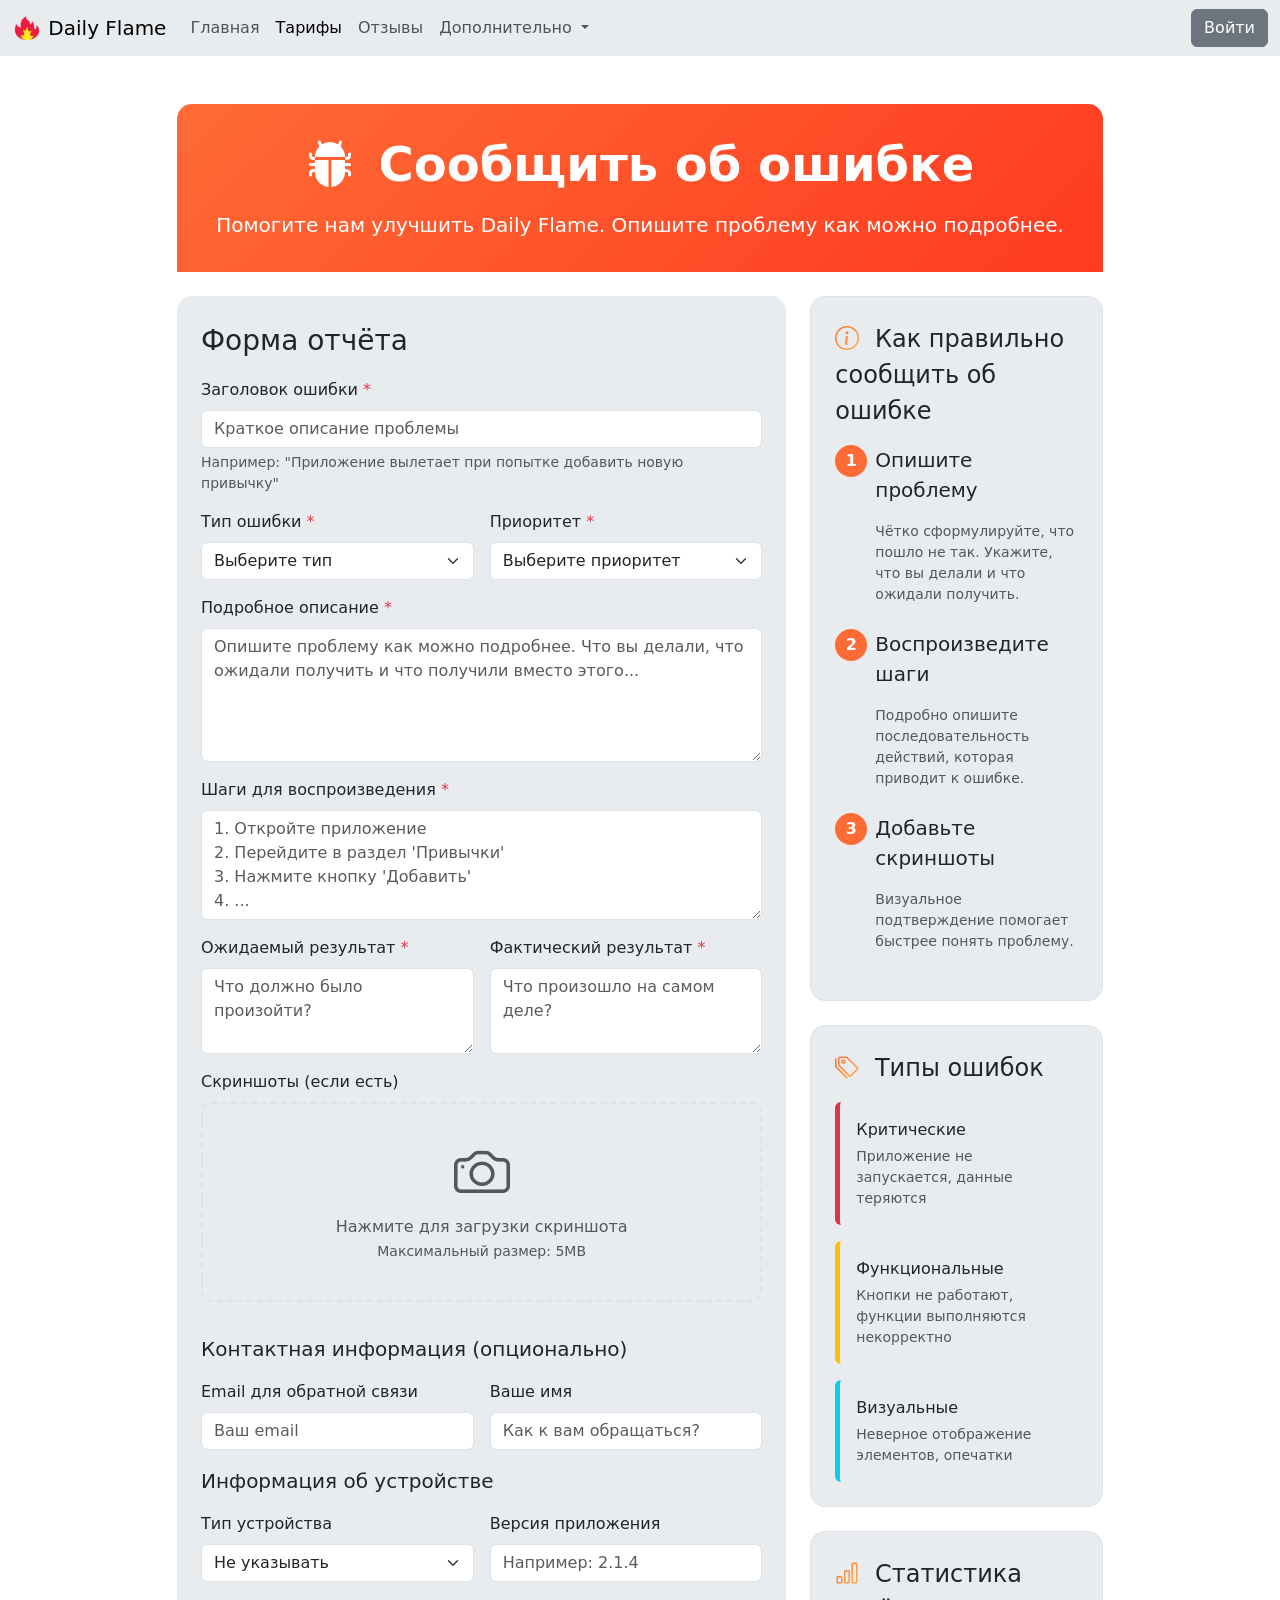
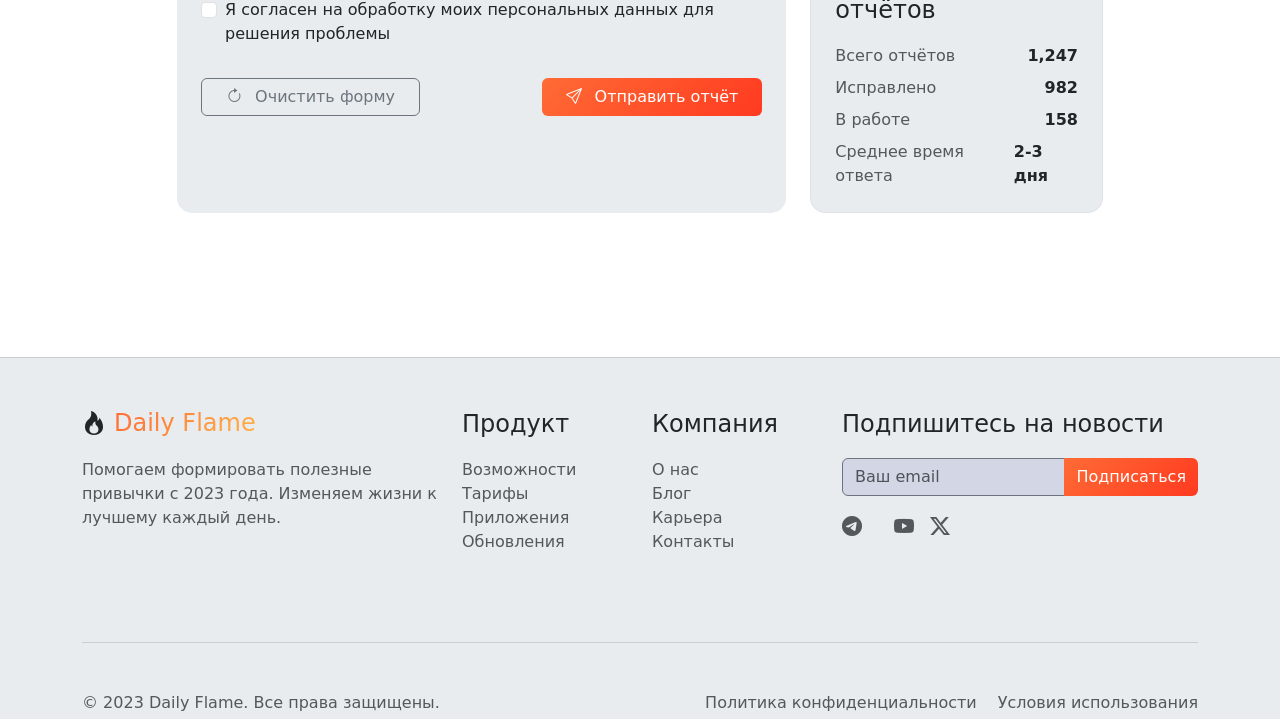
<file: pages/report.html>
<!DOCTYPE html>
<html lang="ru" data-bs-theme="light">
	<head>
		<meta charset="utf-8">
		<meta name="viewport" content="width=device-width, initial-scale=1.0">
		<meta name="description" content="Отчёт об ошибке Daily Flame">
		<meta name="author" content="Daily Flame">
		<link rel="icon" href="../flameflame.ico" type="image/x-icon">
		<link href="https://cdn.jsdelivr.net/npm/bootstrap@5.3.8/dist/css/bootstrap.min.css" rel="stylesheet" 
                        integrity="sha384-sRIl4kxILFvY47J16cr9ZwB07vP4J8+LH7qKQnuqkuIAvNWLzeN8tE5YBujZqJLB" crossorigin="anonymous">
		<link rel="stylesheet" href="https://cdn.jsdelivr.net/npm/bootstrap-icons@1.13.1/font/bootstrap-icons.min.css">
		<link rel="stylesheet" href="../styles/report.css">
		<link rel="stylesheet" href="../styles/style.css">
		<title>Отчёт об ошибке</title>
	</head>
	<body>
		<header class="sticky-top">
        		<nav class="navbar navbar-expand-lg bg-body-secondary">
            			<div class="container-fluid">
                			<a class="navbar-brand" href="../index.html">
                    				<img src="../assets/icons/flameflame.png" alt="Logo"
                        				width="30" height="24" class="d-inline-block align-text-top">
                    				Daily Flame
                			</a>
                			<button class="navbar-toggler" type="button" data-bs-toggle="collapse"
                    					data-bs-target="#navbarSupportedContent" aria-controls="navbarSupportedContent"
                    					aria-expanded="false" aria-label="Toggle navigation">
                    				<span class="navbar-toggler-icon"></span>
                			</button>
                			<div class="collapse navbar-collapse" id="navbarSupportedContent">
                    				<ul class="navbar-nav me-auto mb-2 mb-lg-0">
                        				<li class="nav-item">
                            					<a class="nav-link" href="../index.html">Главная</a>
                        				</li>
                        				<li class="nav-item">
                            					<a class="nav-link active" aria-current="page" href="pricing.html">Тарифы</a>
                        				</li>
                        				<li class="nav-item">
                            					<a class="nav-link" href="review.html">Отзывы</a>
                        				</li>
                        				<li class="nav-item dropdown">
                            					<a class="nav-link dropdown-toggle" href="#" role="button"
                                						data-bs-toggle="dropdown" aria-expanded="false">
                                					Дополнительно
                            					</a>
                            					<ul class="dropdown-menu">
                                					<li>
										<a class="dropdown-item" href="faq.html">FAQ</a>
									</li>
                                					<li>
										<a class="dropdown-item" href="about-a-project.html">О проекте</a>
									</li>
                                					<li>
										<a class="dropdown-item" href="contacts.html">Наши контакты</a>
									</li>
                                					<li>
										<hr class="dropdown-divider">
									</li>
                                					<li>
										<a class="dropdown-item text-danger" href="report.html">Отправить отчёт об ошибке</a>
									</li>
                            					</ul>
                        				</li>
                    				</ul>
                    				<a href="sign-in.html" class="btn btn-secondary">Войти</a>
                			</div>
            			</div>
        		</nav>
    		</header>
		<main>
			<div class="container py-5">
				<div class="row mb-5">
					<div class="col-lg-10 mx-auto">
						<div class="bug-container text-white text-center mb-4">
							<h1 class="display-5 fw-bold mb-3">
								<i class="bi bi-bug-fill me-2"></i>
								Сообщить об ошибке
							</h1>
							<p class="lead mb-0">
								Помогите нам улучшить Daily Flame. Опишите проблему как можно подробнее.
							</p>
						</div>
						<div class="row g-4" id="report-form-form">
							<div class="col-lg-8">
								<div class="container bg-body-secondary form-card p-4 h-100">
									<p class="mb-3" style="font-size: 1.75rem;">Форма отчёта</p>
									<form id="report-bug-form">
										<div class="row g-3">
											<div class="col-lg-12">
												<label for="bug-title" class="form-label required-field">
													Заголовок ошибки
												</label>
												<input type="text" name="bug-text" id="bug-title" class="form-control"
													placeholder="Краткое описание проблемы" required>
												<div class="form-text">
													Например: "Приложение вылетает при попытке добавить
													новую привычку"
												</div>
											</div>
											<div class="col-md-6">
												<label for="bug-type" class="form-label required-field">
													Тип ошибки
												</label>
                                                                                        	<select class="form-select" name="bug-type"
														id="bug-type" required>
													<option value="" selected disabled>Выберите тип</option>
													<option value="crash">Приложение вылетает</option>
													<option value="ui">Проблема с интерфейсом</option>
													<option value="functionality">Не работает функционал</option>
													<option value="performance">
														Проблемы с производительностью
													</option>
													<option value="security">Проблема с безопасностью</option>
													<option value="another">Другое</option>
												</select>
											</div>
											<div class="col-md-6">
												<label for="bug-priority" class="form-label required-field">
													Приоритет
												</label>
                                                                                        	<select class="form-select" name="bug-priority" id="bug-priority"
                                                                                                		required>
													<option value="" selected disabled>Выберите приоритет</option>
													<option value="high">Высокий (блокирует работу)</option>
													<option value="medium">
														Средний (мешает, но можно работать)
													</option>
													<option value="low">Низкий (незначительная проблема)</option>
												</select>
											</div>
											<div class="col-lg-12">
												<label for="bug-describe-text" class="form-label required-field">
													Подробное описание
												</label>
												<textarea class="form-control" id="bug-describe-text" rows="5"
													placeholder="Опишите проблему как можно подробнее. Что вы делали, что ожидали получить и что получили вместо этого..." required></textarea>
											</div>
											<div class="col-lg-12">
												<label for="steps-to-repeat" class="form-label required-field">
													Шаги для воспроизведения
												</label>
												<textarea id="steps-to-repeat" rows="4" class="form-control"
													placeholder="1. Откройте приложение
2. Перейдите в раздел 'Привычки'
3. Нажмите кнопку 'Добавить'
4. ..." required></textarea>
											</div>
											<div class="col-md-6">
												<label for="expect-result" class="form-label required-field">
													Ожидаемый результат
												</label>
												<textarea class="form-control" id="expect-result" rows="3"
													placeholder="Что должно было произойти?"
													required></textarea>
											</div>
											<div class="col-md-6">
												<label for="fact-result" class="form-label required-field">
													Фактический результат
												</label>
												<textarea id="fact-result" class="form-control" rows="3"
													placeholder="Что произошло на самом деле?"
													required></textarea>
											</div>
											<div class="col-lg-12">
												<label class="form-label">Скриншоты (если есть)</label>
												<div class="screenshot-preview mb-3" id="screenshotpreview">
													<div class="text-center">
														<i class="bi bi-camera display-4 
															text-muted mb-2 d-block"></i>
														<p class="text-muted mb-0">
															Нажмите для загрузки скриншота
														</p>
                                                    								<small class="text-muted">
															Максимальный размер: 5MB
														</small>
													</div>
												</div>
												<input type="file" class="form-control d-none" id="screenshot-input"
													accept="image/*">
												<div id="screenshotContainer" class="mt-3"></div>
											</div>
											<div class="col-12">
                                            							<p class="mb-3" style="font-size: 1.25rem;">
													Контактная информация (опционально)
												</p>
                                            							<div class="row g-3">
                                               								<div class="col-md-6">
                                                    								<label for="userEmail" 
																class="form-label">
															Email для обратной связи
														</label>
                                                    								<input type="email" class="form-control" id="userEmail"
                                                        								placeholder="Ваш email">
                                                							</div>
                                                							<div class="col-md-6">
                                                    								<label for="userName" class="form-label">
															Ваше имя
														</label>
                                                    								<input type="text" class="form-control" id="userName"
                                                        								placeholder="Как к вам обращаться?">
                                                							</div>
                                            							</div>
                                        						</div>
                                        						<div class="col-12">
                                            							<p class="mb-3" style="font-size: 1.25rem;">
													Информация об устройстве
												</p>
                                            							<div class="row g-3">
                                                							<div class="col-md-6">
                                                    								<label for="deviceType" 
															class="form-label">
															Тип устройства
														</label>
                                                    								<select class="form-select" id="deviceType">
                                                        								<option value="" selected>Не указывать</option>
                                                        								<option value="android">Android</option>
                                                        								<option value="ios">iOS</option>
                                                        								<option value="windows">Windows</option>
                                                        								<option value="mac">Mac OS</option>
                                                        								<option value="linux">Linux</option>
                                                        								<option value="web">Веб-браузер</option>
                                                    								</select>
                                                							</div>
                                                							<div class="col-md-6">
                                                    								<label for="appVersion" 
																class="form-label">
															Версия приложения
														</label>
                                                    								<input type="text" class="form-control" id="appVersion"
                                                        								placeholder="Например: 2.1.4">
                                                							</div>
                                            							</div>
                                        						</div>
                                        						<div class="col-12">
                                            							<div class="form-check mb-3">
                                                							<input class="form-check-input" 
														type="checkbox" id="consentCheck" required>
                                                							<label class="form-check-label" for="consentCheck">
                                                    								Я согласен на обработку моих 
														персональных данных для решения проблемы
                                                							</label>
                                            							</div>
                                        						</div>
                                        						<div class="col-12">
                                            							<div class="d-flex justify-content-between">
                                                							<button type="reset" class="btn btn-outline-secondary px-4">
                                                    								<i class="bi bi-arrow-clockwise me-2"></i>
														Очистить форму
                                                							</button>
                                                							<button type="submit" class="btn 
															linear-gradient-flame text-white px-4">
                                                    								<i class="bi bi-send me-2"></i>
														Отправить отчёт
                                                							</button>
                                            							</div>
                                        						</div>
                                    						</div>
                                					</form>
                            					</div>
                        				</div>
                        				<div class="col-lg-4">
                            					<div>
                                					<div class="bug-report-card form-card bg-body-secondary p-4 mb-4">
                                    						<p class="mb-3" style="font-size: 1.5rem;">
                                        						<i class="bi bi-info-circle me-2 flame-gradient-text"></i>
                                        						Как правильно сообщить об ошибке
                                    						</p>
                                    						<div class="step-item">
                                        						<p style="font-size: 1.25rem;">Опишите проблему</p>
                                        						<p class="text-muted small">
                                            							Чётко сформулируйте, что пошло не так. Укажите, что 
												вы делали и что ожидали получить.
                                        						</p>
                                    						</div>
                                    						<div class="step-item">
                                        						<p style="font-size: 1.25rem;">Воспроизведите шаги</p>
                                        						<p class="text-muted small">
                                            							Подробно опишите последовательность действий, 
												которая приводит к ошибке.
                                        						</p>
                                    						</div>
                                    						<div class="step-item">
                                        						<p style="font-size: 1.25rem;">Добавьте скриншоты</p>
                                        						<p class="text-muted small">
                                            							Визуальное подтверждение помогает быстрее понять проблему.
                                        						</p>
                                    						</div>
                                					</div>
                                					<div class="bug-report-card bg-body-secondary p-4 mb-4 form-card">
                                    						<p class="mb-3" style="font-size: 1.5rem;">
                                        						<i class="bi bi-tags me-2 flame-gradient-text"></i>
                                        						Типы ошибок
                                    						</p>
                                    						<div class="mb-3 priority-high p-3 rounded">
                                        						<p class="mb-1" style="font-size: 1rem;">
												Критическиe
											</p>
                                        						<p class="small text-muted mb-0">
												Приложение не запускается, данные теряются
											</p>
                                    						</div>
                                    						<div class="mb-3 priority-medium p-3 rounded">

                                        						<p class="mb-1" style="font-size: 1rem;">Функциональные</p>
                                        						<p class="small text-muted mb-0">
												Кнопки не работают, функции выполняются некорректно
											</p>
                                    						</div>
                                    						<div class="priority-low p-3 rounded">
                                        						<p class="mb-1" style="font-size: 1rem;">Визуальные</p>
                                        						<p class="small text-muted mb-0">Неверное отображение элементов, опечатки</p>
										</div>
                               						</div>
                                					<div class="bug-report-card bg-body-secondary p-4 form-card">
                                    						<p class="mb-3" style="font-size: 1.5rem;">
                                        						<i class="bi bi-bar-chart me-2 flame-gradient-text"></i>
                                        						Статистика отчётов
                                    						</p>
                                    						<div class="d-flex justify-content-between mb-2">
                                        						<span class="text-muted">Всего отчётов</span>
                                        						<span class="fw-bold">1,247</span>
                                    						</div>
                                    						<div class="d-flex justify-content-between mb-2">
                                        						<span class="text-muted">Исправлено</span>
                                        						<span class="fw-bold">982</span>
                                    						</div>
                                    						<div class="d-flex justify-content-between mb-2">
                                        						<span class="text-muted">В работе</span>
                                        						<span class="fw-bold">158</span>
                                    						</div>
                                    						<div class="d-flex justify-content-between">
                                        						<span class="text-muted">Среднее время ответа</span>
                                        						<span class="fw-bold">2-3 дня</span>
                                    						</div>
                                					</div>
                            					</div>
							</div>
                    				</div>
                			</div>
            			</div>
        		</div>
		</main>
		<footer class="footer bg-body-secondary">
			<hr class="border-secondary my-5">
        		<div class="container bg-body-secondary">
            			<div class="row">
                			<div class="col-lg-4 mb-4">
                    				<a class="navbar-brand d-flex align-items-center mb-3" href="../index.html">
                        				<div class="feature-icon me-2">
                            					<i class="bi bi-fire fs-4"></i>
                        				</div>
                        				<span class="h4 mb-0 flame-gradient-text">Daily Flame</span>
                    				</a>
                    				<p class="text-muted">
							Помогаем формировать полезные привычки с 2023 года.
							Изменяем жизни к лучшему каждый день.
						</p>
                			</div>
                			<div class="col-lg-2 col-md-4 mb-4">
                    				<p class="mb-3" style="font-size: 1.5rem;">Продукт</p>
                    				<ul class="list-unstyled">
                        				<li>
								<a href="#" class="text-decoration-none text-muted">
									Возможности
								</a>
							</li>
                        				<li>
								<a href="pricing.html" class="text-decoration-none text-muted">
									Тарифы
								</a>
							</li>
                        				<li>
								<a href="#" class="text-decoration-none text-muted">
									Приложения
								</a>
							</li>
                        				<li>
								<a href="about-a-project.html" class="text-decoration-none text-muted">
									Обновления
								</a>
							</li>
                    				</ul>
                			</div>
                			<div class="col-lg-2 col-md-4 mb-4">
                    				<p class="mb-3" style="font-size: 1.5rem;">Компания</p>
                    				<ul class="list-unstyled">
                        				<li>
								<a href="#" class="text-decoration-none text-muted">
									О нас
								</a>
							</li>
                        				<li>
								<a href="#" class="text-decoration-none text-muted">
									Блог
								</a>
							</li>
                        				<li>
								<a href="#" class="text-decoration-none text-muted">
									Карьера
								</a>
							</li>
                        				<li>
								<a href="contacts.html" class="text-decoration-none text-muted">
									Контакты
								</a>
							</li>
                    				</ul>
                			</div>
                			<div class="col-lg-4 col-md-4 mb-4">
                    				<p class="mb-3" style="font-size: 1.5rem;">Подпишитесь на новости</p>
                    				<div class="input-group mb-3">
                        				<input type="email" class="form-control bg-color-lightgray border-secondary"
								placeholder="Ваш email">
                        				<button class="btn linear-gradient-flame" type="button">
								Подписаться
							</button>
                    				</div>
                    				<div class="d-flex gap-3">
                        				<a href="#" class="text-muted">
								<i class="bi bi-telegram fs-5"></i>
							</a>
                        				<a href="#" class="text-muted">
								<i class="bi bi-vk fs-5"></i>
							</a>
                        				<a href="#" class="text-muted">
								<i class="bi bi-youtube fs-5"></i>
							</a>
                        				<a href="#" class="text-muted">
								<i class="bi bi-twitter-x fs-5"></i>
							</a>
                    				</div>
                			</div>
            			</div>
            			<hr class="border-secondary my-5">
            			<div class="row pb-1">
                			<div class="col-md-6 text-muted">
                    				© 2023 Daily Flame. Все права защищены.
                			</div>
                			<div class="col-md-6 text-end text-muted">
                    				<a href="#" class="text-decoration-none text-muted me-3">
							Политика конфиденциальности
						</a>
                    				<a href="#" class="text-decoration-none text-muted">
							Условия использования
						</a>
                			</div>
            			</div>
        		</div>
    		</footer>
		<script src="https://cdn.jsdelivr.net/npm/bootstrap@5.3.8/dist/js/bootstrap.bundle.min.js"
        		integrity="sha384-FKyoEForCGlyvwx9Hj09JcYn3nv7wiPVlz7YYwJrWVcXK/BmnVDxM+D2scQbITxI" crossorigin="anonymous">
    		</script>
	</body>
</html>
</file>
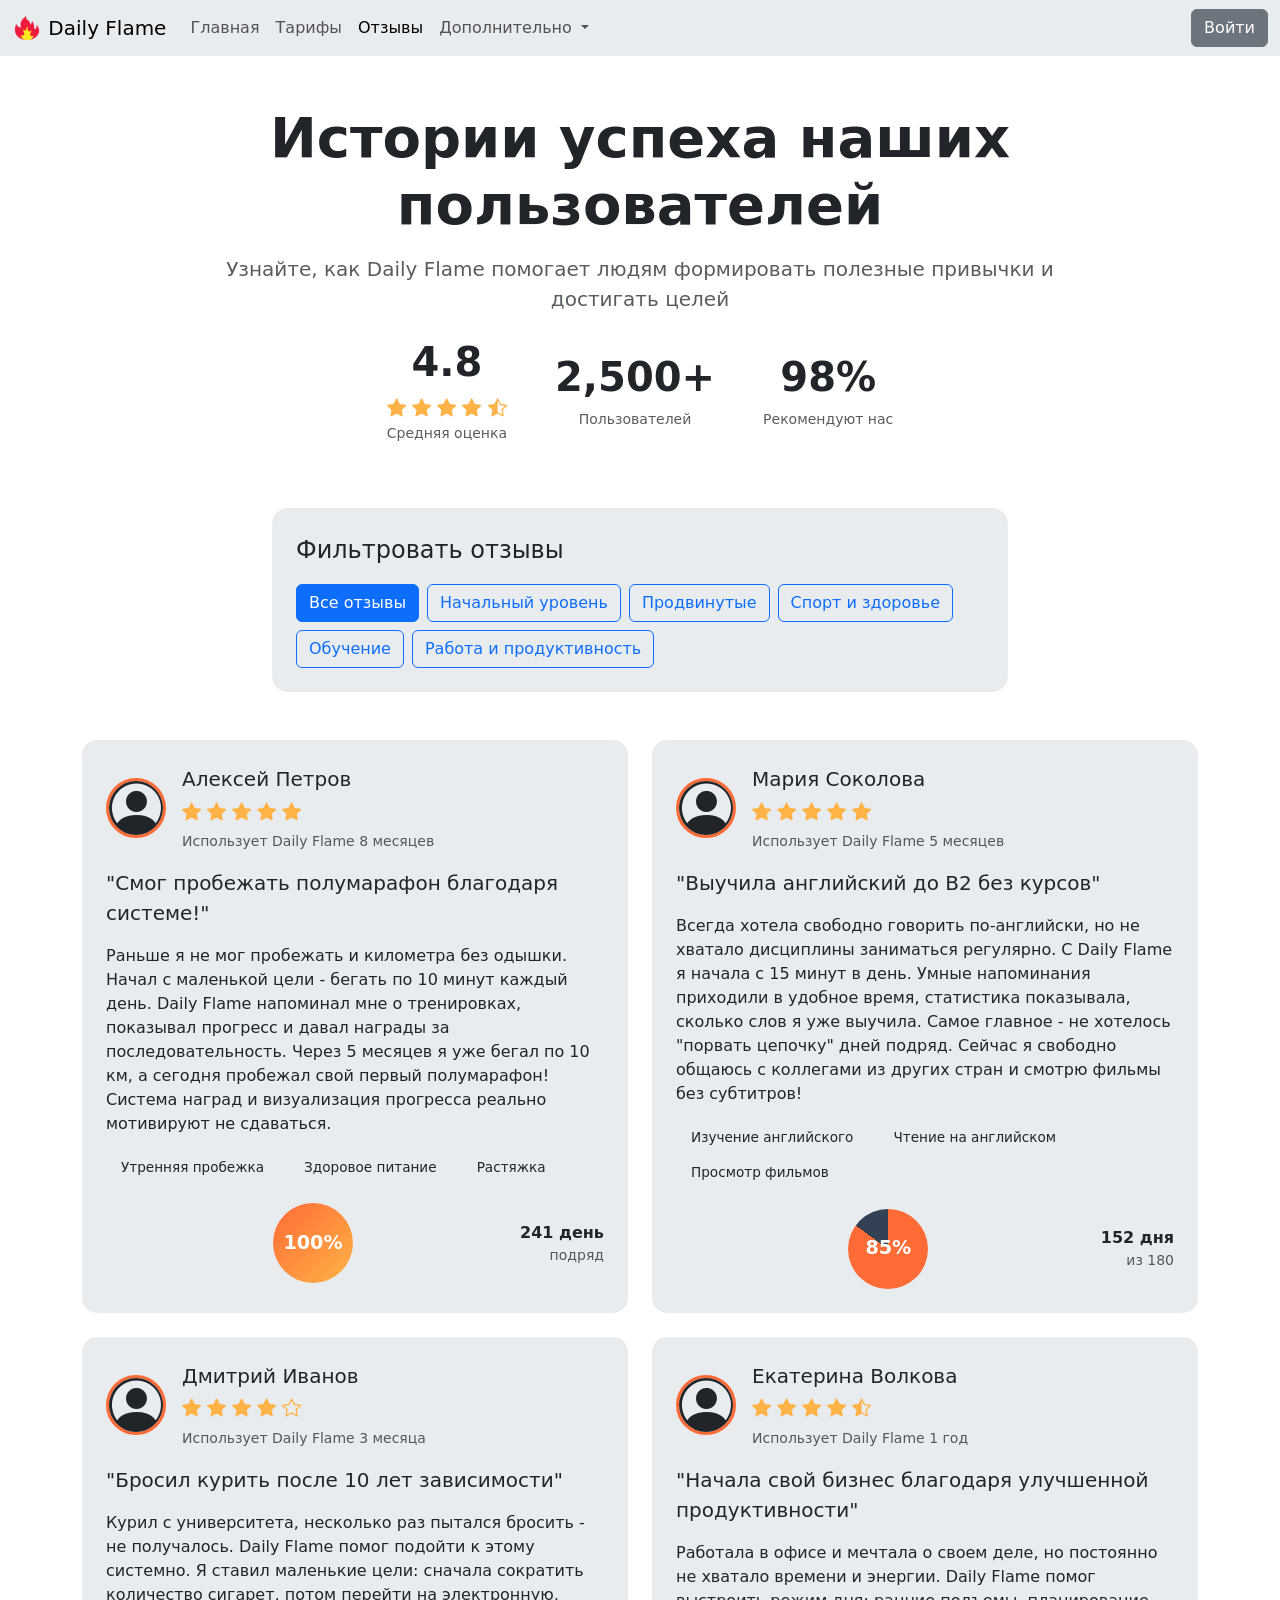
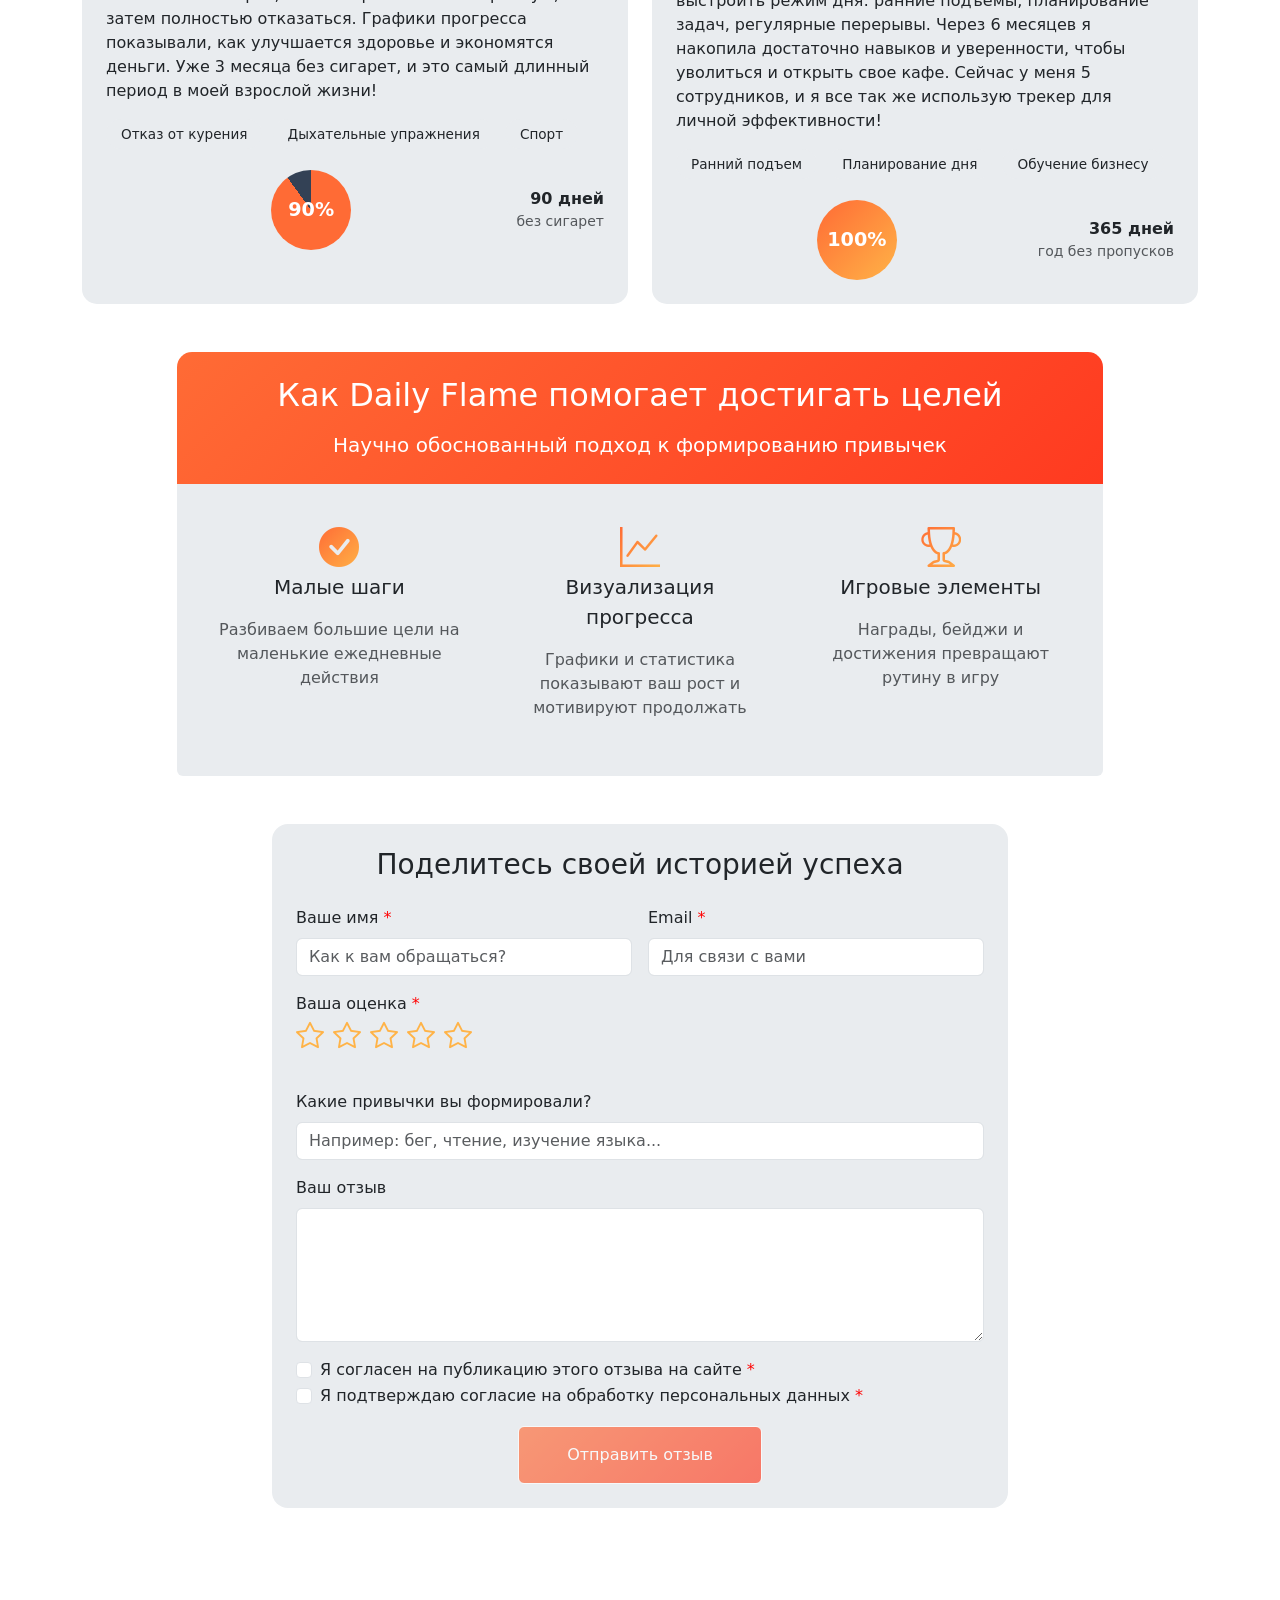
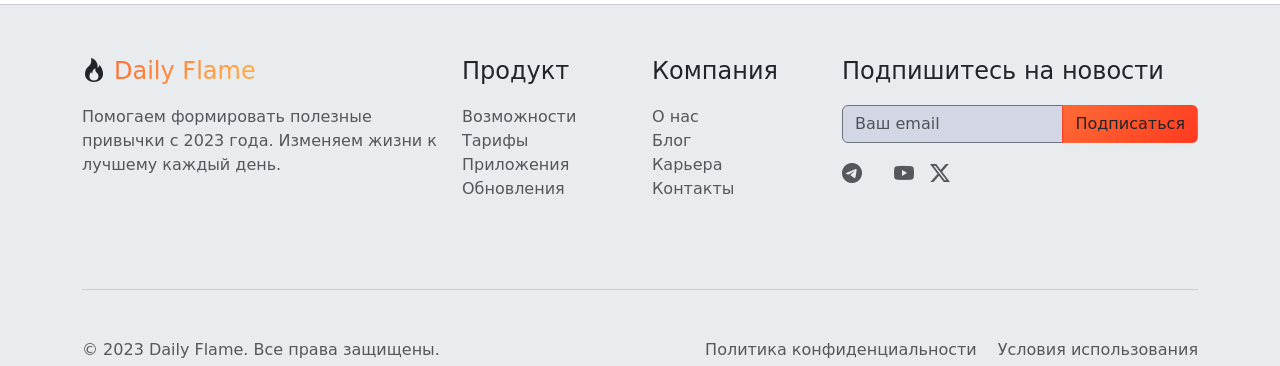
<file: pages/review.html>
<!DOCTYPE html>
<html lang="ru" data-bs-theme="light">
	<head>
    		<meta charset="UTF-8">
    		<meta name="viewport" content="width=device-width, initial-scale=1.0">
    		<meta name="description" content="Отзывы пользователей Daily Flame - как трекер привычек помогает менять жизнь">
    		<meta name="author" content="Daily Flame">
    		<link rel="icon" href="../flameflame.ico" type="image/x-icon">
    		<link href="https://cdn.jsdelivr.net/npm/bootstrap@5.3.8/dist/css/bootstrap.min.css" rel="stylesheet" 
        		integrity="sha384-sRIl4kxILFvY47J16cr9ZwB07vP4J8+LH7qKQnuqkuIAvNWLzeN8tE5YBujZqJLB" crossorigin="anonymous">
    		<link rel="stylesheet" href="../styles/style.css">
    		<link rel="stylesheet" href="https://cdn.jsdelivr.net/npm/bootstrap-icons@1.13.1/font/bootstrap-icons.min.css">
    		<link rel="stylesheet" href="../styles/review.css">
    		<title>Отзывы — Daily Flame</title>
	</head>
	<body>
    		<header class="sticky-top">
        		<nav class="navbar navbar-expand-lg bg-body-secondary">
            			<div class="container-fluid">
                			<a class="navbar-brand" href="../index.html">
                    				<img src="../assets/icons/flameflame.png" alt="Logo" 
                        				width="30" height="24" class="d-inline-block align-text-top">
                    				Daily Flame
                			</a>
                			<button class="navbar-toggler" type="button" data-bs-toggle="collapse" 
                        				data-bs-target="#navbarSupportedContent" aria-controls="navbarSupportedContent" 
                        				aria-expanded="false" aria-label="Toggle navigation">
                    				<span class="navbar-toggler-icon"></span>
                			</button>
                			<div class="collapse navbar-collapse" id="navbarSupportedContent">
                    				<ul class="navbar-nav me-auto mb-2 mb-lg-0">
                        				<li class="nav-item">
                            					<a class="nav-link" href="../index.html">Главная</a>
                        				</li>
                        				<li class="nav-item">
                            					<a class="nav-link" href="pricing.html">Тарифы</a>
                        				</li>
                        				<li class="nav-item">
                            					<a class="nav-link active" aria-current="page" href="review.html">Отзывы</a>
                        				</li>
                        				<li class="nav-item dropdown">
                            					<a class="nav-link dropdown-toggle" href="#" role="button" 
                                						data-bs-toggle="dropdown" aria-expanded="false">
                                					Дополнительно
                            					</a>
                            					<ul class="dropdown-menu">
                                					<li>
                                    						<a class="dropdown-item" href="faq.html">FAQ</a>
                                					</li>
                                					<li>
                                    						<a class="dropdown-item" href="about-a-project.html">О проекте</a>
                                					</li>
                                					<li>
                                    						<a class="dropdown-item" href="contacts.html">Наши контакты</a>
                                					</li>
                                					<li>
                                    						<hr class="dropdown-divider">
                                					</li>
                                					<li>
                                    						<a class="dropdown-item text-danger" href="report.html">Отправить отчёт об ошибке</a>
                                					</li>
                            					</ul>
                        				</li>
                    				</ul>
                    				<a href="sign-in.html" class="btn btn-secondary">Войти</a>
                			</div>
            			</div>
        		</nav>
    		</header>
    		<main>
        		<div class="container py-5">
            			<div class="row mb-5">
                			<div class="col-lg-10 mx-auto text-center">
                    				<h1 class="display-4 fw-bold mb-3">Истории успеха наших пользователей</h1>
                    				<p class="lead text-muted mb-4">
                        				Узнайте, как Daily Flame помогает людям формировать полезные привычки и достигать целей
                    				</p>
                    				<div class="d-flex justify-content-center align-items-center">
                        				<div class="mx-4 text-center">
                            					<h2 class="fw-bold display-6">4.8</h2>
                            					<div class="rating-stars">
                                					<i class="bi bi-star-fill"></i>
                                					<i class="bi bi-star-fill"></i>
                                					<i class="bi bi-star-fill"></i>
                                					<i class="bi bi-star-fill"></i>
                                					<i class="bi bi-star-half"></i>
                            					</div>
                            					<p class="small text-muted">Средняя оценка</p>
                        				</div>
                        				<div class="mx-4 text-center">
                            					<h2 class="fw-bold display-6">2,500+</h2>
                            					<p class="small text-muted">Пользователей</p>
                        				</div>
                        				<div class="mx-4 text-center">
                            					<h2 class="fw-bold display-6">98%</h2>
                            					<p class="small text-muted">Рекомендуют нас</p>
                        				</div>
                    				</div>
                			</div>
            			</div>
            			<div class="row mb-5">
                			<div class="col-lg-8 mx-auto">
                    				<div class="bg-body-secondary rounded-4 p-4">
                        				<p class="mb-3" style="font-size: 1.5rem;">Фильтровать отзывы</p>
                        				<div class="d-flex flex-wrap gap-2">
                            					<button class="btn btn-outline-primary active">Все отзывы</button>
                            					<button class="btn btn-outline-primary">Начальный уровень</button>
                            					<button class="btn btn-outline-primary">Продвинутые</button>
                            					<button class="btn btn-outline-primary">Спорт и здоровье</button>
                            					<button class="btn btn-outline-primary">Обучение</button>
                            					<button class="btn btn-outline-primary">Работа и продуктивность</button>
                        				</div>
                    				</div>
                			</div>
            			</div>
            			<div class="row g-4 mb-5">
                			<div class="col-lg-6">
                    				<div class="review-card bg-body-secondary p-4 h-100">
                        				<div class="d-flex align-items-center mb-3">
                            					<div class="user-avatar rounded-circle me-3 text-center">
                                                                        <i class="bi bi-person-circle photos-review"></i>
                                                                </div>
                            					<div>
                                					<p class="mb-1" style="font-size: 1.25rem;">Алексей Петров</p>
                                					<div class="rating-stars mb-1">
                                    						<i class="bi bi-star-fill"></i>
                                    						<i class="bi bi-star-fill"></i>
                                    						<i class="bi bi-star-fill"></i>
                                    						<i class="bi bi-star-fill"></i>
                                    						<i class="bi bi-star-fill"></i>
                                					</div>
                                					<p class="text-muted small mb-0">Использует Daily Flame 8 месяцев</p>
                            					</div>
                        				</div>
                        				<p class="mb-3" style="font-size: 1.25rem;">"Смог пробежать полумарафон благодаря системе!"</p>
                        				<p class="mb-3">
                            					Раньше я не мог пробежать и километра без одышки. Начал с маленькой цели - бегать по 10 минут 
                            					каждый день. Daily Flame напоминал мне о тренировках, показывал прогресс и давал награды за 
                            					последовательность. Через 5 месяцев я уже бегал по 10 км, а сегодня пробежал свой первый 
                            					полумарафон! Система наград и визуализация прогресса реально мотивируют не сдаваться.
                        				</p>
                        				<div class="mb-3">
                            					<span class="habit-badge">Утренняя пробежка</span>
                            					<span class="habit-badge">Здоровое питание</span>
                            					<span class="habit-badge">Растяжка</span>
                        				</div>
                        				<div class="d-flex justify-content-between align-items-center">
                           					<div class="progress-circle-review progress-highlight">
                                					100%
                            					</div>
                            					<div class="text-end">
                                					<p class="mb-0"><strong>241 день</strong></p>
                                					<p class="text-muted small mb-0">подряд</p>
                            					</div>
                        				</div>
                    				</div>
                			</div>
                			<div class="col-lg-6">
                    				<div class="review-card bg-body-secondary p-4 h-100">
                        				<div class="d-flex align-items-center mb-3">
                            					<div class="user-avatar rounded-circle me-3 text-center">
                                                                        <i class="bi bi-person-circle photos-review"></i>
                                                                </div>
                            					<div>
                                					<p class="mb-1" style="font-size: 1.25rem;">Мария Соколова</p>
                                					<div class="rating-stars mb-1">
                                    						<i class="bi bi-star-fill"></i>
                                    						<i class="bi bi-star-fill"></i>
                                    						<i class="bi bi-star-fill"></i>
                                    						<i class="bi bi-star-fill"></i>
                                    						<i class="bi bi-star-fill"></i>
                                					</div>
                                					<p class="text-muted small mb-0">Использует Daily Flame 5 месяцев</p>
                            					</div>
                        				</div>
                        				<p class="mb-3" style="font-size: 1.25rem;">"Выучила английский до B2 без курсов"</p>
                       					<p class="mb-3">
                            					Всегда хотела свободно говорить по-английски, но не хватало дисциплины заниматься регулярно. 
                            					С Daily Flame я начала с 15 минут в день. Умные напоминания приходили в удобное время, 
                            					статистика показывала, сколько слов я уже выучила. Самое главное - не хотелось "порвать цепочку" 
                            					дней подряд. Сейчас я свободно общаюсь с коллегами из других стран и смотрю фильмы без субтитров!
                        				</p>
                        				<div class="mb-3">
                            					<span class="habit-badge">Изучение английского</span>
                            					<span class="habit-badge">Чтение на английском</span>
                            					<span class="habit-badge">Просмотр фильмов</span>
                        				</div>
                        				<div class="d-flex justify-content-between align-items-center">
                            					<div class="progress-circle-review" 
									style="background: conic-gradient(#FF6B35 85%, #334155 0); color: white;">
                                					85%
                            					</div>
                            					<div class="text-end">
                                					<p class="mb-0"><strong>152 дня</strong></p>
                                					<p class="text-muted small mb-0">из 180</p>
                            					</div>
                        				</div>
                    				</div>
                			</div>
                			<div class="col-lg-6">
                    				<div class="review-card bg-body-secondary p-4 h-100">
                      		 			<div class="d-flex align-items-center mb-3">
                            					<div class="user-avatar rounded-circle me-3 text-center">
                                                                        <i class="bi bi-person-circle photos-review"></i>
                                                                </div>
                            					<div>
                                					<p class="mb-1" style="font-size: 1.25rem;">Дмитрий Иванов</p>
                                					<div class="rating-stars mb-1">
                                    						<i class="bi bi-star-fill"></i>
                                    						<i class="bi bi-star-fill"></i>
                                    						<i class="bi bi-star-fill"></i>
                                    						<i class="bi bi-star-fill"></i>
                                    						<i class="bi bi-star"></i>
                                					</div>
                                					<p class="text-muted small mb-0">Использует Daily Flame 3 месяца</p>
                            					</div>
                        				</div>
                        				<p class="mb-3" style="font-size: 1.25rem;">"Бросил курить после 10 лет зависимости"</p>
                        				<p class="mb-3">
                            					Курил с университета, несколько раз пытался бросить - не получалось. Daily Flame помог 
                            					подойти к этому системно. Я ставил маленькие цели: сначала сократить количество сигарет, 
                            					потом перейти на электронную, затем полностью отказаться. Графики прогресса показывали, 
                            					как улучшается здоровье и экономятся деньги. Уже 3 месяца без сигарет, и это самый длинный 
                            					период в моей взрослой жизни!
                        				</p>
                        				<div class="mb-3">
                            					<span class="habit-badge">Отказ от курения</span>
                           					<span class="habit-badge">Дыхательные упражнения</span>
                            					<span class="habit-badge">Спорт</span>
                        				</div>
                        				<div class="d-flex justify-content-between align-items-center">
                            					<div class="progress-circle-review" 
									style="background: conic-gradient(#FF6B35 90%, #334155 0); color: white;">
                                					90%
                            					</div>
                            					<div class="text-end">
                                					<p class="mb-0"><strong>90 дней</strong></p>
                                					<p class="text-muted small mb-0">без сигарет</p>
                            					</div>
                        				</div>
                    				</div>
                			</div>
                			<div class="col-lg-6">
                    				<div class="review-card bg-body-secondary p-4 h-100">
                        				<div class="d-flex align-items-center mb-3">
								<div class="user-avatar rounded-circle me-3 text-center">
									<i class="bi bi-person-circle photos-review"></i>
								</div>
								<div>
                                					<p class="mb-1" style="font-size: 1.25rem;">Екатерина Волкова</p>
                                					<div class="rating-stars mb-1">
                                    						<i class="bi bi-star-fill"></i>
                                    						<i class="bi bi-star-fill"></i>
                                    						<i class="bi bi-star-fill"></i>
                                    						<i class="bi bi-star-fill"></i>
                                    						<i class="bi bi-star-half"></i>
                                					</div>
                                					<p class="text-muted small mb-0">Использует Daily Flame 1 год</p>
                            					</div>
                        				</div>
                        				<p class="mb-3" style="font-size: 1.25rem;">"Начала свой бизнес благодаря улучшенной продуктивности"</p>
                        				<p class="mb-3">
                            					Работала в офисе и мечтала о своем деле, но постоянно не хватало времени и энергии. 
                            					Daily Flame помог выстроить режим дня: ранние подъемы, планирование задач, регулярные 
                            					перерывы. Через 6 месяцев я накопила достаточно навыков и уверенности, чтобы уволиться 
                            					и открыть свое кафе. Сейчас у меня 5 сотрудников, и я все так же использую трекер для 
                            					личной эффективности!
                        				</p>
                        				<div class="mb-3">
                            					<span class="habit-badge">Ранний подъем</span>
                            					<span class="habit-badge">Планирование дня</span>
                            					<span class="habit-badge">Обучение бизнесу</span>
                        				</div>
                        				<div class="d-flex justify-content-between align-items-center">
                            					<div class="progress-circle-review progress-highlight">
                                					100%
                            					</div>
                            					<div class="text-end">
                                					<p class="mb-0"><strong>365 дней</strong></p>
                                					<p class="text-muted small mb-0">год без пропусков</p>
                            					</div>
                        				</div>
                    				</div>
                			</div>
            			</div>
            			<div class="row mb-5">
               				<div class="col-lg-10 mx-auto">
                    				<div class="review-header p-4 text-center">
                        				<h2 class="mb-3">Как Daily Flame помогает достигать целей</h2>
                        				<p class="lead mb-0">Научно обоснованный подход к формированию привычек</p>
                    				</div>
                    				<div class="bg-body-secondary p-4 rounded-bottom">
                        				<div class="row g-4">
                            					<div class="col-md-4 text-center">
                                					<div class="p-3">
                                    						<i class="bi bi-check-circle-fill display-6 flame-gradient-text mb-3"></i>
                                    						<p style="font-size: 1.25rem;">Малые шаги</p>
                                    						<p class="text-muted">Разбиваем большие цели на маленькие ежедневные действия</p>
                                					</div>
                            					</div>
                            					<div class="col-md-4 text-center">
                                					<div class="p-3">
                                    						<i class="bi bi-graph-up display-6 flame-gradient-text mb-3"></i>
                                    						<p style="font-size: 1.25rem;">Визуализация прогресса</p>
                                    						<p class="text-muted">
											Графики и статистика показывают ваш рост и 
											мотивируют продолжать
										</p>
                                					</div>
                            					</div>
                            					<div class="col-md-4 text-center">
                                					<div class="p-3">
                                    						<i class="bi bi-trophy display-6 flame-gradient-text mb-3"></i>
                                    						<p style="font-size: 1.25rem;">Игровые элементы</p>
                                    						<p class="text-muted">
											Награды, бейджи и достижения превращают рутину в игру
										</p>
                                					</div>
                            					</div>
                        				</div>
                    				</div>
                			</div>
            			</div>
            			<div class="row">
                			<div class="col-lg-8 mx-auto">
                    				<div class="bg-body-secondary rounded-4 p-4">
                        				<h3 class="text-center mb-4">Поделитесь своей историей успеха</h3>
                        				<form id="share-form">
                            					<div class="row g-3">
                                					<div class="col-md-6">
                                    						<label for="name" class="form-label required-field">Ваше имя</label>
                                    						<input type="text" class="form-control" 
											id="name" placeholder="Как к вам обращаться?">
                                					</div>
                                					<div class="col-md-6">
                                    						<label for="email" class="form-label required-field">Email</label>
                                    						<input type="email" class="form-control" 
											id="email" placeholder="Для связи с вами">
                                					</div>
                                					<div class="col-12">
                                    						<span class="form-label required-field">Ваша оценка</span>
                                    						<div class="rating-stars fs-3 mb-3" id="rating-stars-select">
                                        						<i class="bi bi-star" data-rating="1"id="rating-select-num"></i>
                                        						<i class="bi bi-star" data-rating="2" id="rating-select-num"></i>
                                        						<i class="bi bi-star" data-rating="3" id="rating-select-num"></i>
                                        						<i class="bi bi-star" data-rating="4" id="rating-select-num"></i>
                                        						<i class="bi bi-star" data-rating="5" id="rating-select-num"></i>
                                    						</div>
                                    						<input type="hidden" id="rating-value" name="rating-value" value="0">
                                					</div>
                                					<div class="col-12">
                                    						<label for="habits" class="form-label">
											Какие привычки вы формировали?
										</label>
                                    						<input type="text" class="form-control" 
											id="habits" placeholder="Например: бег, чтение, изучение языка...">
                                					</div>
                                					<div class="col-12">
                                    						<label for="review" class="form-label">Ваш отзыв</label>
                                    						<textarea class="form-control" id="review" rows="5" 
											placeholder="Расскажите, как Daily Flame помог вам изменить жизнь...">
										</textarea>
                                					</div>
                                					<div class="col-12">
                                    						<div class="form-check">
                                        						<input class="form-check-input" type="checkbox" id="consent1">
                                        						<label class="form-check-label required-field" for="consent1">
                                            							Я согласен на публикацию этого отзыва на сайте
                                        						</label>
                                    						</div>
										<div class="form-check">
                                                                                        <input class="form-check-input" type="checkbox" id="consent2">
                                                                                        <label class="form-check-label required-field" for="consent2">
                                                                                                Я подтверждаю согласие на обработку персональных данных
                                                                                        </label>
                                                                                </div>
                                					</div>
                                					<div class="col-12 text-center">
                                    						<button type="submit" 
											class="btn linear-gradient-flame text-white px-5 py-3"
											id="submit-button-review" disabled>
											Отправить отзыв
										</button>
                                					</div>
                            					</div>
                        				</form>
                    				</div>
                			</div>
            			</div>
        		</div>
    		</main>
    		<footer class="footer bg-body-secondary">
        		<hr class="border-secondary my-5">
        		<div class="container bg-body-secondary">
            			<div class="row">
                			<div class="col-lg-4 mb-4">
                    				<a class="navbar-brand d-flex align-items-center mb-3" href="../index.html">
                        				<div class="feature-icon me-2">
                            					<i class="bi bi-fire fs-4"></i>
                        				</div>
                        				<span class="h4 mb-0 flame-gradient-text">Daily Flame</span>
                    				</a>
                    				<p class="text-muted">
                        				Помогаем формировать полезные привычки с 2023 года.
                        				Изменяем жизни к лучшему каждый день.
                    				</p>
                			</div>
                			<div class="col-lg-2 col-md-4 mb-4">
                    				<p class="mb-3" style="font-size: 1.5rem;">Продукт</p>
                    				<ul class="list-unstyled">
                        				<li>
                            					<a href="about-a-project.html" class="text-decoration-none text-muted">
                                					Возможности
                            					</a>
                        				</li>
                        				<li>
                            					<a href="pricing.html" class="text-decoration-none text-muted">
                                					Тарифы
                            					</a>
                        				</li>
                        				<li>
                            					<a href="#" class="text-decoration-none text-muted">
                                					Приложения
                            					</a>
                        				</li>
                        				<li>
                            					<a href="#" class="text-decoration-none text-muted">
                                					Обновления
                            					</a>
                        				</li>
                    				</ul>
                			</div>
                			<div class="col-lg-2 col-md-4 mb-4">
                    				<p class="mb-3" style="font-size: 1.5rem;">Компания</p>
                    				<ul class="list-unstyled">
                        				<li>
                            					<a href="about-a-project.html" class="text-decoration-none text-muted">
                                					О нас
                            					</a>
                        				</li>
                        				<li>
                            					<a href="#" class="text-decoration-none text-muted">
                                					Блог
                            					</a>
                        				</li>
                        				<li>
                            					<a href="#" class="text-decoration-none text-muted">
                                					Карьера
                            					</a>
                        				</li>
                        				<li>
                            					<a href="contacts.html" class="text-decoration-none text-muted">
                                					Контакты
                            					</a>
                        				</li>
                    				</ul>
                			</div>
                			<div class="col-lg-4 col-md-4 mb-4">
                    				<p class="mb-3" style="font-size: 1.5rem;">Подпишитесь на новости</p>
                    				<div class="input-group mb-3">
                        				<input type="email" class="form-control bg-color-lightgray border-secondary"
                            					placeholder="Ваш email">
                        				<button class="btn linear-gradient-flame" type="button">
                            					Подписаться
                        				</button>
                    				</div>
                    				<div class="d-flex gap-3">
                        				<a href="#" class="text-muted">
                            					<i class="bi bi-telegram fs-5"></i>
                        				</a>
                        				<a href="#" class="text-muted">
                            					<i class="bi bi-vk fs-5"></i>
                        				</a>
                        				<a href="#" class="text-muted">
                            					<i class="bi bi-youtube fs-5"></i>
                        				</a>
                        				<a href="#" class="text-muted">
                            					<i class="bi bi-twitter-x fs-5"></i>
                        				</a>
                    				</div>
                			</div>
            			</div>
            			<hr class="border-secondary my-5">
            			<div class="row pb-1">
                			<div class="col-md-6 text-muted">
                    				© 2023 Daily Flame. Все права защищены.
                			</div>
                			<div class="col-md-6 text-end text-muted">
                    				<a href="#" class="text-decoration-none text-muted me-3">
                        				Политика конфиденциальности
                    				</a>
                    				<a href="#" class="text-decoration-none text-muted">
                        				Условия использования
                    				</a>
                			</div>
            			</div>
        		</div>
    		</footer>

    		<script src="https://cdn.jsdelivr.net/npm/bootstrap@5.3.8/dist/js/bootstrap.bundle.min.js" 
        		integrity="sha384-FKyoEForCGlyvwx9Hj09JcYn3nv7wiPVlz7YYwJrWVcXK/BmnVDxM+D2scQbITxI" crossorigin="anonymous">
    		</script>
    		<script src="../scripts/review.js"></script>
		<script src="../scripts/formlogging.js"></script>
	</body>
</html>
</file>
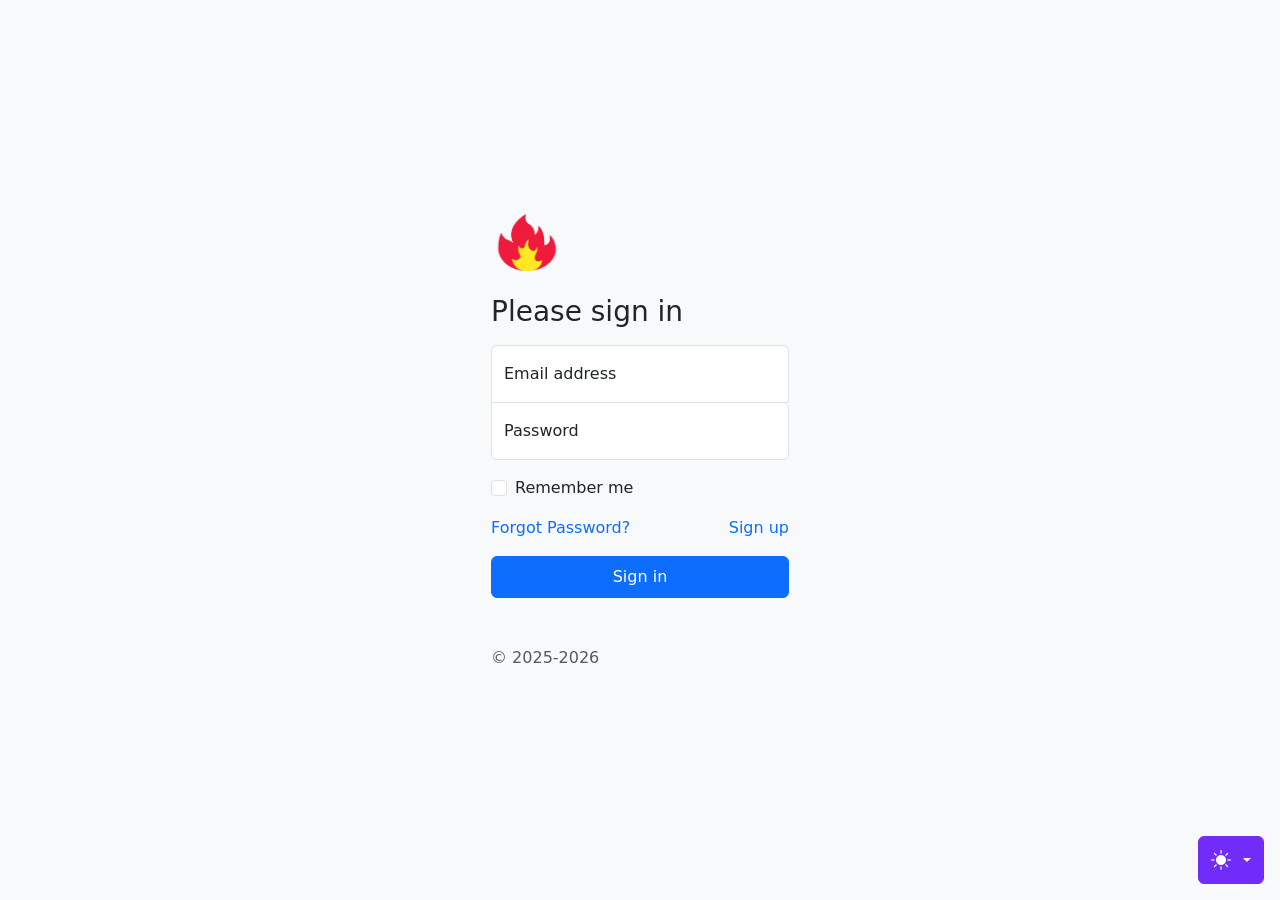
<file: pages/sign-in.html>
<!DOCTYPE html>
<html lang="ru" data-bs-theme="light">
	<head>
		<meta charset="UTF-8">
		<meta name="viewport" content="width=device-width, initial-scale=1.0">
		<meta name="description" content="">
		<link rel="icon" href="../flameflame.ico" type="image/x-icon">
		<link href="https://cdn.jsdelivr.net/npm/bootstrap@5.3.8/dist/css/bootstrap.min.css" rel="stylesheet"
			integrity="sha384-sRIl4kxILFvY47J16cr9ZwB07vP4J8+LH7qKQnuqkuIAvNWLzeN8tE5YBujZqJLB" crossorigin="anonymous">
		<link rel="stylesheet" href="../styles/sign-in-style.css">
		<link rel="stylesheet" href="../styles/style.css">
		<link rel="stylesheet" href="https://cdn.jsdelivr.net/npm/bootstrap-icons@1.13.1/font/bootstrap-icons.min.css">
		<title>Sign in</title>
		
	</head>
	<body class="d-flex align-items-center py-4 bg-body-tertiary">
		<div class="dropdown position-fixed bottom-0 end-0 mb-3 me-3 bd-mode-toggle">
			<button class="btn btn-bd-primary py-2 dropdown-toggle d-flex align-items-center" id="bd-theme" 
				type="button" aria-expanded="false" data-bs-toggle="dropdown" aria-label="Toggle theme (light)">
				<span class="feature-icon me-2">
                                	<i class="bi bi-sun-fill fs-5"></i>
                                </span>
				<span class="visually-hidden" id="bd-theme-text">Toggle theme</span>
			</button>
			<ul class="dropdown-menu dropdown-menu-end shadow" aria-labelledby="bd-theme-text">
				<li>
					<button type="button" class="dropdown-item d-flex align-items-center active" 
						data-bs-theme-value="light" aria-pressed="true">
						<span class="bi me-2">
							<i class="bi bi-sun-fill"></i>
						</span>
						Light
						
					</button>
				</li>
				<li>
					<button type="button" class="dropdown-item d-flex align-items-center" 
						data-bs-theme-value="dark" aria-pressed="false">
						<span class="me-2">
                                                	<i class="bi bi-moon-stars-fill"></i>
                                                </span>
						Dark
					</button>
				</li>
				<li>
					<button type="button" class="dropdown-item d-flex align-items-center" 
						data-bs-theme-value="auto" aria-pressed="false">
						<span class="me-2">
							<i class="bi bi-circle-half"></i>
                                                </span>	
						Auto
					</button>
				</li>
			</ul>
		</div>
		<main class="form-signin m-auto">
			<form>
				<img class="mb-4" src="../assets/icons/flameflame.png" alt="" width="72" height="57">
				<h1 class="h3 mb-3 fw-normal">Please sign in</h1>
				<div class="form-floating">
					<input type="email" class="form-control" id="floatingInput" placeholder="name@example.com">
					<label for="floatingInput">Email address</label>
				</div>
				<div class="form-floating">
					<input type="password" class="form-control" id="floatingPassword" placeholder="Password">
					<label for="floatingPassword">Password</label>
				</div>
				<div class="form-check text-start my-3">
					<input class="form-check-input" type="checkbox" value="remember-me" id="checkDefault">
					<label class="form-check-label" for="checkDefault">Remember me</label>
				</div>
				<div class="d-grid d-sm-flex justify-content-between mb-3">
					<div>
						<a class="text-decoration-none" href="404.html">Forgot Password?</a>
					</div>
					<div>
						<a class="text-decoration-none" href="#">Sign up</a>
					</div>
				</div>
				<button class="btn btn-primary w-100 py-2" type="button" id="button-sign">Sign in</button>
				<p class="mt-5 mb-3 text-body-secondary">© 2025-2026</p>
			</form>
		</main>

		<script src="https://cdn.jsdelivr.net/npm/bootstrap@5.3.8/dist/js/bootstrap.bundle.min.js"
			integrity="sha384-FKyoEForCGlyvwx9Hj09JcYn3nv7wiPVlz7YYwJrWVcXK/BmnVDxM+D2scQbITxI" crossorigin="anonymous">
		</script>
		<script src="../scripts/sign-in.js"></script>
	</body>
</html>
</file>
<file: styles/style.css>
:root {
	--flame-orange: #FF6B35;
	--flame-red: #FF3A20;
	--flame-yellow: #FFB347;
	--bg-dark: #0f172a;
	--bg-card: #1e293b;
	--primary-color: #4361ee;
	--secondary-color: #3a0ca3;
	--accent-color: #7209b7;
	--dark-bg: #121212;
	--card-bg: #1e1e1e;
	--text-light: #f8f9fa;
	--text-muted: #adb5bd;
}

* {
        margin: 0;
        padding: 0px;
        box-sizing: border-box;
}

.flame-gradient-text {
	background: linear-gradient(135deg, var(--flame-orange), var(--flame-yellow));
	color: transparent;
	background-clip: text;
}

.b-divider {
    width: 100%;
    height: 3rem;
    background-color: #0000001a;
    border: solid rgba(0, 0, 0, .15);
    border-width: 1px 0;
    box-shadow: inset 0 .5em 1.5em #0000001a, 
    		inset 0 .125em .5em #000000;
}

.progress-90 {
	background: conic-gradient(var(--flame-orange) 90%, #334155 0);
}

.progress-60 {
	background: conic-gradient(var(--flame-orange) 60%, #334155 0);
}

.progress-75 {
	background: conic-gradient(var(--flame-orange) 75%, #334155 0);
}

.progress-circle {
	border-radius: 50%;
	width: 40px;
	height: 40px;
	color: white;
	display: flex;
	align-items: center;
	justify-content: center;
}

.stats-card {
	background: linear-gradient(135deg, var(--flame-orange), var(--flame-red));
        color: white;
        border-radius: 20px;
        padding: 40px;
        text-align: center;
}

.linear-gradient-flame {
	background: linear-gradient(135deg, var(--flame-orange), var(--flame-red));
}

.h5-class {
	font-size: 1.25em;
}

.bg-color-gray {
	background: #9F9FA9;
}

.bg-color-lightgray {
	background: #D2D6E5;
}

.feature-card {
	padding: 8px 8px;
	border: 1px solid #eee;
	border-radius: 20px;
}

.hr-card-line {
	background: #D2D6E5;
	border-radius: 50%;
	height: 3px;
}

.px-20 {
	padding: 20px 0;
}

#logo-motive:hover {
	transform: translateY(-10px) scale(1.02);
	transition: 1s;
}

#logo-motive-card:hover {
	border-color: var(--flame-orange);
}

#charts-container:hover {
	border-color: var(--flame-red));
}

#charts-container-round:hover {
	transform: translateY(-10px) scale(1.02);
	transition: 1s;
        border-color: var(--flame-red));
}

#button-strike:hover {
	border: 1px;
	transform: translateY(-10px) scale(1.02);
        transition: 1s;
}

#chart-card:hover {
	transform: translateY(-10px) scale(1.02);
        transition: 1s;
	border-color: var(--flame-orange);
}

#notif-card:hover {
	transform: translateY(-10px) scale(1.02);
        transition: 1s;
        border-color: var(--flame-orange);
}

#reward-card:hover {
	transform: translateY(-10px) scale(1.02);
        transition: 1s;
        border-color: var(--flame-orange);
}
</file>
<file: styles/contacts.css>
#openstreetmap {
	border: 1px solid black;
}
</file>
<file: styles/report.css>
:root {
	--flame-orange: #FF6B35;
	--flame-red: #FF3A20;
	--flame-yellow: #FFB347;
}

.bug-container {
	background: linear-gradient(135deg, var(--flame-orange), var(--flame-red)); border-radius: 15px 15px 0px 0px;
	padding: 2rem;
}

.form-card {
	border-radius: 15px;
}

.required-field::after {
	content: ' *';
	color: red;
}

.linear-gradient-flame:hover {
	background: linear-gradient(135deg, var(--flame-red), var(--flame-orange));
}
/*
.report-form-form:hover {
	transform: translateY(-5px);
        box-shadow: 0 10px 20px rgba(0,0,0,0.1);
}*/


.bug-report-header {
	background: linear-gradient(135deg, var(--flame-orange), var(--flame-red));
	color: white;
	border-radius: 15px 15px 0 0;
	padding: 2rem;
}

        
.bug-report-card {
	transition: all 0.3s ease;
	border-radius: 15px;
	border: 1px solid #dee2e6;
}

        
.bug-report-card:hover {
	transform: translateY(-5px);
	box-shadow: 0 10px 20px rgba(0,0,0,0.1);
}

        
.priority-high {
	border-left: 5px solid #dc3545;
}

        
.priority-medium {
	border-left: 5px solid #ffc107;
}

        
.priority-low {
	border-left: 5px solid #0dcaf0;
}

        
.screenshot-preview {
	border: 2px dashed #dee2e6;
	border-radius: 10px;
	min-height: 200px;
	display: flex;
	align-items: center;
	justify-content: center;
	cursor: pointer;
	transition: all 0.3s ease;
}

        
.screenshot-preview:hover {
	border-color: var(--flame-orange);
	background-color: rgba(255, 107, 53, 0.05);
}

        
.screenshot-image {
	max-width: 100%;
	max-height: 300px;
	border-radius: 8px;
}

        
.step-item {
	position: relative;
	padding-left: 2.5rem;
	margin-bottom: 1.5rem;
}

        
.step-item::before {
	content: '';
	position: absolute;
	left: 0;
	top: 0;
	width: 2rem;
	height: 2rem;
	background-color: var(--flame-orange);
	color: white;
	border-radius: 50%;
	display: flex;
	align-items: center;
	justify-content: center;
	font-weight: bold;
}


.step-item:nth-child(2)::before { 
	content: '1'; 
}

.step-item:nth-child(3)::before { 
	content: '2'; 
}

.step-item:nth-child(4)::before { 
	content: '3'; 
}
        
.required-field::after {
	content: ' *';
	color: #dc3545;
}

        
.flame-gradient-text {
	background: linear-gradient(135deg, var(--flame-orange), var(--flame-yellow));
	color: transparent;
	background-clip: text;
	-webkit-background-clip: text;
}

        
.linear-gradient-flame {
	background: linear-gradient(135deg, var(--flame-orange), var(--flame-red));
	border: none;
	color: white;
}

        
.linear-gradient-flame:hover {
	background: linear-gradient(135deg, var(--flame-red), var(--flame-orange));
	color: white;
}

        
.feature-card {
	padding: 8px 8px;
	border: 1px solid #eee;
	border-radius: 20px;        
}

.feature-card:hover {
	transform: translateY(-10px) scale(1.02);
	transition: 1s;
	border-color: var(--flame-orange);        
}
</file>
<file: styles/review.css>
.review-card {
	transition: all 0.3s ease;
	border-radius: 15px;
}
        
.review-card:hover {
	transform: translateY(-5px);
	box-shadow: 0 10px 20px rgba(0,0,0,0.1);
}

.photos-review {
	height: 100%;
	width: 100%;
	justify-content: center;
	align-items: center;
	display: flex;
	font-size: 3.5rem;
}
        
.rating-stars {
	color: #FFB347;
	font-size: 1.2rem;
}

.required-field::after {
	content: " *";
	color: red;
}
        
.user-avatar {
	width: 60px;
	height: 60px;
	object-fit: cover;
	border: 3px solid #FF6B35;
	overflow: hidden;
}
        
.progress-highlight {
	background: linear-gradient(135deg, #FF6B35, #FFB347);
	color: white;
}
        
.review-header {
	background: linear-gradient(135deg, #FF6B35, #FF3A20);
	color: white;
	border-radius: 15px 15px 0 0;
}
        
.habit-badge {
	background-color: #e9ecef;
	border-radius: 20px;
	padding: 5px 15px;
	font-size: 0.85rem;
	margin-right: 5px;
	margin-bottom: 5px;
	display: inline-block;
}
        
.progress-circle-review {
	width: 80px;
	height: 80px;
	border-radius: 50%;
	display: flex;
	align-items: center;
	justify-content: center;
	font-weight: bold;
	font-size: 1.2rem;
	margin: 0 auto;        
}
</file>
<file: styles/sign-in-style.css>
html,
body {
	height: 100%;
}

.form-signin {
	max-width: 330px;
	padding: 1rem;
}

.form-signin .form-floating:focus-within {
	z-index: 2;
}

.form-signin input[type="email"] {
	margin-bottom: -1px;
  	border-bottom-right-radius: 0;
  	border-bottom-left-radius: 0;
}

.form-signin input[type="password"] {
	margin-bottom: 10px;
  	border-top-left-radius: 0;
}

.bd-placeholder-img {
	font-size:1.125rem;
        text-anchor:middle;
        -webkit-user-select:none;
        -moz-user-select:none;
        user-select:none;
}
                        
@media (min-width: 768px){
	.bd-placeholder-img-lg {
		font-size:3.5rem;
        }
	.form-signin {
		width: 100%;
	}
}
                        
.b-example-divider {             
	width:100%;            
	height:3rem;
	background-color:#0000001a;
	border:solid rgba(0,0,0,.15);
	border-width:1px 0;
	box-shadow:inset 0 .5em 1.5em #0000001a,inset 0 .125em .5em #00000026;                      
}
                        
.b-example-vr {          
	flex-shrink:0;
	width:1.5rem;height:100vh;
}
                        
.bi { 
	vertical-align:-.125em;       
	fill:currentColor;                        
}
		
.nav-scroller {      
	position:relative;              
	z-index:2;         
	height:2.75rem;      
	overflow-y:hidden;    
}
                        
.nav-scroller .nav {      
	display:flex;       
	flex-wrap:nowrap;    
	padding-bottom:1rem;        
	margin-top:-1px;        
	overflow-x:auto;      
	text-align:center;     
	white-space:nowrap;
	-webkit-overflow-scrolling:touch;
}

.btn-bd-primary {
	--bd-violet-bg: #712cf9;
	--bd-violet-rgb: 112.520718, 44.062154, 249.437846;
	--bs-btn-font-weight: 600;
	--bs-btn-color: var(--bs-white);
	--bs-btn-bg: var(--bd-violet-bg);
	--bs-btn-border-color: var(--bd-violet-bg);
	--bs-btn-hover-color: var(--bs-white);
	--bs-btn-hover-bg: #6528e0;
	--bs-btn-hover-border-color: #6528e0;
	--bs-btn-focus-shadow-rgb: var(--bd-violet-rgb);
	--bs-btn-active-color: var(--bs-btn-hover-color);
	--bs-btn-active-bg: #5a23c8;
	--bs-btn-active-border-color: #5a23c8;   
}
                        
.bd-mode-toggle {            
	z-index:1500;    
}
                        
.bd-mode-toggle .bi {              
	width:1em;             
	height:1em;
}
                        
.bd-mode-toggle .dropdown-menu .active .bi { 
	display:block!important;                        
}
</file>
